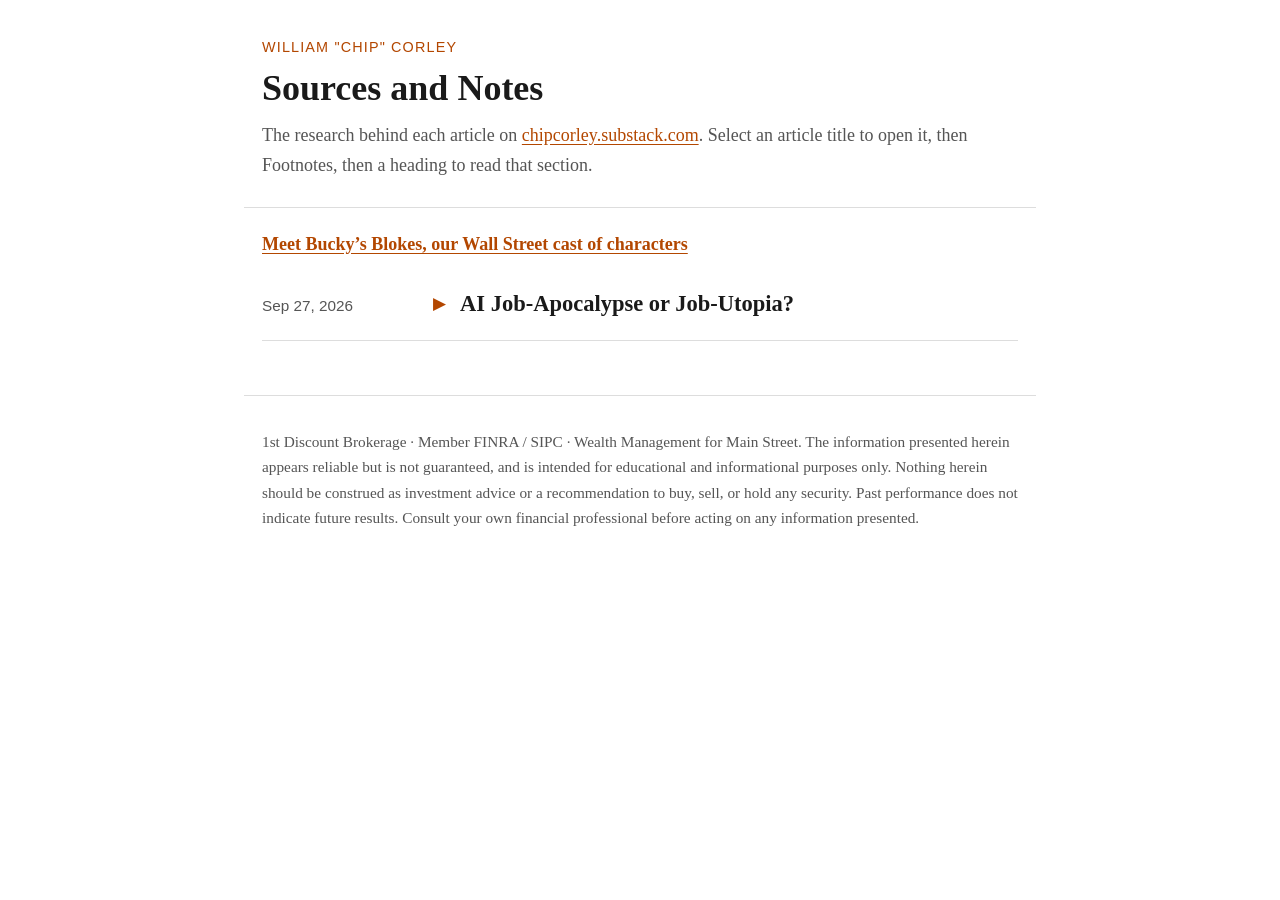
<file: index.html>
<!doctype html>
<html lang="en">
<head>
<meta charset="utf-8">
<meta name="viewport" content="width=device-width, initial-scale=1">
<title>Chip Corley on Substack: Sources and Notes</title>
<meta name="description" content="Sources, notes and data behind each article by William &quot;Chip&quot; Corley on Substack.">
<link rel="stylesheet" href="assets/site.css?v=10">
</head>
<body>
<a class="skip" href="#main">Skip to content</a>
<header>
  <p class="kicker">William "Chip" Corley</p>
  <h1>Sources and Notes</h1>
  <p class="lead">The research behind each article on <a href="https://chipcorley.substack.com">chipcorley.substack.com</a>. Select an article title to open it, then Footnotes, then a heading to read that section.</p>
</header>
<main id="main">
  <p class="cast-link"><a href="cast/">Meet Bucky’s Blokes, our Wall Street cast of characters</a></p>
  <h2 class="visually-hidden">Articles, newest first</h2>
  <div class="articles">

    <details class="article" id="ai-jobocalypse-or-jobtopia">
      <summary><span class="date">Sep 27, 2026</span> <span class="title">AI Job-Apocalypse or Job-Utopia?</span></summary>
      <div class="article-body">
      <details class="group" id="ai-jobocalypse-or-jobtopia-footnotes">
        <summary><h3>Footnotes</h3></summary>
        <div class="group-body">
        <details class="section" id="aj-harvard">
          <summary><h4>Harvard Business School</h4></summary>
          <div class="section-body">
  <p>The admit rate of about 11 percent is U.S. News, as reported by <a href="https://www.mbamission.com/blog/hbs-class-profile/">mbaMission</a>; Harvard does not publish it. The school's <a href="https://www.hbs.edu/mba/admissions/class-profile">Class of 2027 profile</a> lists 9,409 applications and 943 enrolled students.</p>
    <p>Among graduates seeking jobs, 5 percent had no offer three months after graduation in 2022 (<a href="https://poetsandquants.com/2022/11/03/harvard-2022-jobs-data-mba-median-salary-total-compensation-explode/">Poets&amp;Quants</a>), 15 percent in 2024 (<a href="https://www.thecrimson.com/article/2025/2/6/hbs-employment-rate-drop/">Harvard Crimson</a>) and 10 percent in 2025. Offer rates rebounded in 2025 and median base pay hit a record $185,000 (<a href="https://poetsandquants.com/2025/12/02/harvard-business-school-class-of-2025-jobs-report-offers-rebound-pay-soars/">Poets&amp;Quants</a>, <a href="https://www.fortune.com/2025/12/02/harvard-business-school-mba-graduate-outcomes-2025-record-salaries-shift-to-entrepreneurship-tech-jobs">Fortune</a>).</p>
    <p>The founder share by class, 8 percent in 2021 to 17 percent in 2025, is from the same employment reports.</p>
          </div>
        </details>
        <details class="section" id="aj-history">
          <summary><h4>We Have Been Here Before</h4></summary>
          <div class="section-body">
  <p>India's extreme poverty rate fell from 27.1 percent in 2011-12 to 5.3 percent in 2022-23, about 269 million people, at the $3.00 a day line (<a href="https://documents1.worldbank.org/curated/en/099722104222534584/pdf/IDU-25f34333-d3a3-44ae-8268-86830e3bc5a5.pdf">World Bank Poverty and Equity Brief</a>).</p>
  <p>Over the same years India rolled out the <a href="https://uidai.gov.in/">Aadhaar digital ID</a>, opened hundreds of millions of first bank accounts under <a href="https://pmjdy.gov.in/">Pradhan Mantri Jan Dhan Yojana</a> (from 2014), saw cheap mobile data arrive with <a href="https://en.wikipedia.org/wiki/Jio">Jio</a> in 2016, and launched <a href="https://www.npci.org.in/what-we-do/upi/product-overview">UPI instant payments</a> in 2016. The article says these happened as poverty fell, not that they alone caused it.</p>
    <p>In India, most of the decline was rural: rural extreme poverty fell from 18.4 percent to 2.8 percent over the same years (same World Bank brief). The $3.00 line is per person per day, in 2021 prices adjusted for purchasing power.</p>
  <p>Close to 800 million people in China left extreme poverty after 1978 (<a href="https://www.worldbank.org/en/news/press-release/2022/04/01/lifting-800-million-people-out-of-poverty-new-report-looks-at-lessons-from-china-s-experience">World Bank, Four Decades of Poverty Reduction in China, 2022</a>).</p>
  <p>China's extreme poor were overwhelmingly rural farm households. The World Bank report credits rising farm productivity, industrialization and urbanization (farm workers moving to factory and city jobs), and infrastructure, alongside policy reforms. <a href="https://en.wikipedia.org/wiki/Yuan_Longping">Hybrid rice</a>, developed in China in the 1970s, and wider use of chemical fertilizer raised harvests. The article says these tools helped, not that they alone did it.</p>
    <p>Farm work fell from 41 percent of the U.S. workforce in 1900 to 1.9 percent in 2000 (<a href="https://www.ers.usda.gov/media/8254/eib-3.pdf">USDA Economic Research Service, The 20th Century Transformation of U.S. Agriculture and Farm Policy</a>).</p>
    <p>Output per person, in 2011 dollars, from the <a href="https://ourworldindata.org/grapher/gdp-per-capita-maddison-project-database">Maddison Project Database 2023</a>: United States $8,038 in 1900, $10,695 in 1930, $45,886 in 2000 and $58,487 in 2022; Britain $3,397 in 1811 and $7,594 in 1900. Output per person is used here as the standard measure of living standards; it is not the same as wages.</p>
    <p>Keynes coined "technological unemployment" and predicted living standards four to eight times as high within a hundred years (a rise of 300 to 700 percent). America's output per person rose about 450 percent from 1930 to 2022, from $10,695 to $58,487 (5.47 times) in <a href="http://www.econ.yale.edu/smith/econ116a/keynes1.pdf">Economic Possibilities for Our Grandchildren, 1930</a>. The <a href="https://en.wikipedia.org/wiki/Luddite">Luddite</a> movement began in 1811.</p>
          </div>
        </details>
        <details class="section" id="aj-superintelligence">
          <summary><h4>Superintelligence, the word</h4></summary>
          <div class="section-body">
  <p>The <a href="https://www.oed.com/dictionary/superintelligence_n">Oxford English Dictionary</a> traces the word to 1822, in Richard Harrison Black's vocabulary book, a guide to word origins for students. There, superintelligence sits in a list beside animals and men: a higher mind above both, with no machine in sight. In 1965, <a href="https://en.wikipedia.org/wiki/I._J._Good">I. J. Good</a> described the ultraintelligent machine. In 1998, Nick Bostrom published <a href="https://nickbostrom.com/superintelligence">How Long Before Superintelligence?</a>, and in 2014 the book <a href="https://en.wikipedia.org/wiki/Superintelligence:_Paths,_Dangers,_Strategies">Superintelligence: Paths, Dangers, Strategies</a>. In 2024, Ilya Sutskever founded <a href="https://ssi.inc">Safe Superintelligence</a>.</p>
          </div>
        </details>
        <details class="section" id="aj-jasper">
          <summary><h4>Jasper and Boss Mode</h4></summary>
          <div class="section-body">
  <p><a href="https://www.jasper.ai">Jasper</a> is an AI writing assistant. It launched in January 2021 as Conversion.ai, became Jarvis in mid-2021, and took the name Jasper in January 2022 after a trademark warning from Marvel. That put it in paying customers' hands nearly two years before ChatGPT. It ran on OpenAI's GPT-3 large language model; Jasper built the app, OpenAI built the model. Rivals included Copy.ai, Writesonic and Rytr, all built on GPT-3. <a href="https://daveswift.com/jasper/">Boss Mode</a>, launched June 29, 2021, was its top plan, about $119 a month for unlimited words.</p>
          </div>
        </details>
        <details class="section" id="aj-second-derivative">
          <summary><h4>The Second Derivative</h4></summary>
          <div class="section-body">
  <p>Musk's post appeared on X on September 24, 2026, about SpaceX's AI effort, then three years old against six for Anthropic and ten for OpenAI. METR's <a href="https://metr.org/blog/2026-1-29-time-horizon-1-1/">Time Horizon 1.1</a>, published January 29, 2026, measures the length of software task a model can finish on its own at a 50 percent success rate. Across 2019 to 2025 that length doubled about every seven months. Since 2023 the doubling time is about 131 days, close to four months. By February 2026 the leading model's horizon was about 14.5 hours, most of a skilled engineer's working day. METR notes the confidence intervals are wide.</p>
    <p>The PhD baseline of 69.7 percent on GPQA Diamond is from <a href="https://epoch.ai/benchmarks/gpqa-diamond">Epoch AI</a>. Model scores: Gemini 3.1 Pro 94.3 percent, GPT-5.2 about 92.4 percent, Claude Opus 4.6 91.3 percent as of February 2026, and GPT-4 about 39 percent in November 2023, per an <a href="https://intuitionlabs.ai/articles/gpqa-diamond-ai-benchmark">industry compilation</a>. The analog clock finding, about 50 percent for models versus 90 percent for people, is from the <a href="https://hai.stanford.edu/ai-index/2026-ai-index-report">Stanford AI Index 2026</a>. Gemini Deep Think's gold-medal score at the 2025 International Math Olympiad is from <a href="https://deepmind.google/blog/advanced-version-of-gemini-with-deep-think-officially-achieves-gold-medal-standard-at-the-international-mathematical-olympiad/">Google DeepMind</a>.</p>
          </div>
        </details>
        <details class="section" id="aj-front-door">
          <summary><h4>The Front Door Closes</h4></summary>
          <div class="section-body">
  <p>August 2026 unemployment of 4.1 percent is from the <a href="https://www.bls.gov/news.release/empsit.nr0.htm">Bureau of Labor Statistics</a>. The no-broad-disruption finding is the <a href="https://budgetlab.yale.edu/research/evaluating-impact-ai-labor-market-current-state-affairs">Yale Budget Lab</a>. The 19 percent gap for 22- to 25-year-olds is <a href="https://digitaleconomy.stanford.edu/news/canariesaug26/">Brynjolfsson, Chandar and Chen, Stanford, August 2026 revision</a>. Big Tech new-graduate hiring down about 65 percent from 2019 is <a href="https://www.signalfire.com/blog/signalfire-state-of-talent-report-2026">SignalFire, June 2026</a>. Entry-level postings down 7.5 percent and senior postings up 14.7 percent in May 2026 is <a href="https://hiringlab.indeed.com/2026/07/23/the-labor-market-is-tilting-toward-seniority/">Indeed Hiring Lab</a>. Amodei's warning is from <a href="https://www.axios.com/2025/05/28/ai-jobs-white-collar-unemployment-anthropic">Axios, May 28, 2025</a>. Huang's response is from <a href="https://finance.yahoo.com/sectors/technology/articles/jensen-huang-calls-ai-doomers-121000218.html">May 2026</a>.</p>
          </div>
        </details>
        <details class="section" id="aj-start-something">
          <summary><h4>Start Something</h4></summary>
          <div class="section-body">
  <p>Computer science founders doubling since 2022 is <a href="https://www.signalfire.com/blog/signalfire-state-of-talent-report-2026">SignalFire</a>. Lovable's $400 million with 146 employees is <a href="https://techcrunch.com/2026/03/11/lovable-says-it-added-100m-in-revenue-last-month-alone-with-just-146-employees/">TechCrunch, March 11, 2026</a>. Instagram's 13 employees is <a href="https://www.cnbc.com/2019/09/24/facebook-bought-instagram-because-it-was-scared-of-twitter-and-google.html">CNBC</a>.</p>
    <p>Business applications are filings for an Employer Identification Number, counted monthly by the <a href="https://fred.stlouisfed.org/series/BABATOTALSAUS">Census Bureau's Business Formation Statistics</a>, seasonally adjusted. The 2019 average was 293,134 a month. The prior record was the pandemic spike of July 2020. The 2026 average through August is 524,182 a month, and August 2026 came in at 531,728. Annual totals: 3.50 million in 2019, 5.67 million in 2025. The genuine-surge finding is from <a href="https://econweb.umd.edu/~haltiwan/Decker_Haltiwanger_2024_update">Decker and Haltiwanger, September 2024</a>. Data retrieved September 25, 2026.</p>
    <p>The employer startup rate, 13.7 percent in 1978, 7.6 percent at the 2010 trough, 9.4 percent in 2022 and 9.1 percent in 2023, is computed from the <a href="https://www2.census.gov/programs-surveys/bds/tables/time-series/2023/bds2023_fa.csv">Census Bureau's Business Dynamics Statistics</a>. France's 43 percent and India's 37 percent are from the <a href="https://data-explorer.oecd.org/vis?lc=en&amp;df%5Bds%5D=dsDisseminateFinalDMZ&amp;df%5Bid%5D=DSD_TIE@DF_TIE&amp;df%5Bag%5D=OECD.SDD.TPS">OECD Timely Indicators of Entrepreneurship</a> and India's Ministry of Corporate Affairs as reported by <a href="https://razorpay.com/rize/blogs/the-next-generation-of-indian-companies-fy-25-26-incorporation-report">Razorpay Rize</a>. Britain's 10 percent fall in incorporations in the year to March 2025 is <a href="https://www.gov.uk/government/statistics/companies-register-activities-statistical-release-april-2024-to-march-2025/companies-register-activities-april-2024-to-march-2025">Companies House</a>.</p>
          </div>
        </details>

        </div>
      </details>
      </div>
    </details>

  </div>
</main>
<footer>
  <p>1st Discount Brokerage · Member FINRA / SIPC · Wealth Management for Main Street. The information presented herein appears reliable but is not guaranteed, and is intended for educational and informational purposes only. Nothing herein should be construed as investment advice or a recommendation to buy, sell, or hold any security. Past performance does not indicate future results. Consult your own financial professional before acting on any information presented.</p>
</footer>
<script>
(function () {
  function openFromHash() {
    var id = decodeURIComponent(location.hash.slice(1));
    if (!id) return;
    var el = document.getElementById(id);
    if (!el) return;
    // Open only the ancestors of the target; an article itself stays collapsed under its title.
    for (var n = el.parentElement; n; n = n.parentElement) { if (n.tagName === 'DETAILS') n.open = true; }
    var s = el.querySelector('summary');
    if (s) { s.focus(); }
    el.scrollIntoView({ block: 'start' });
  }
  window.addEventListener('hashchange', openFromHash);
  openFromHash();
})();
</script>
</body>
</html>
</file>
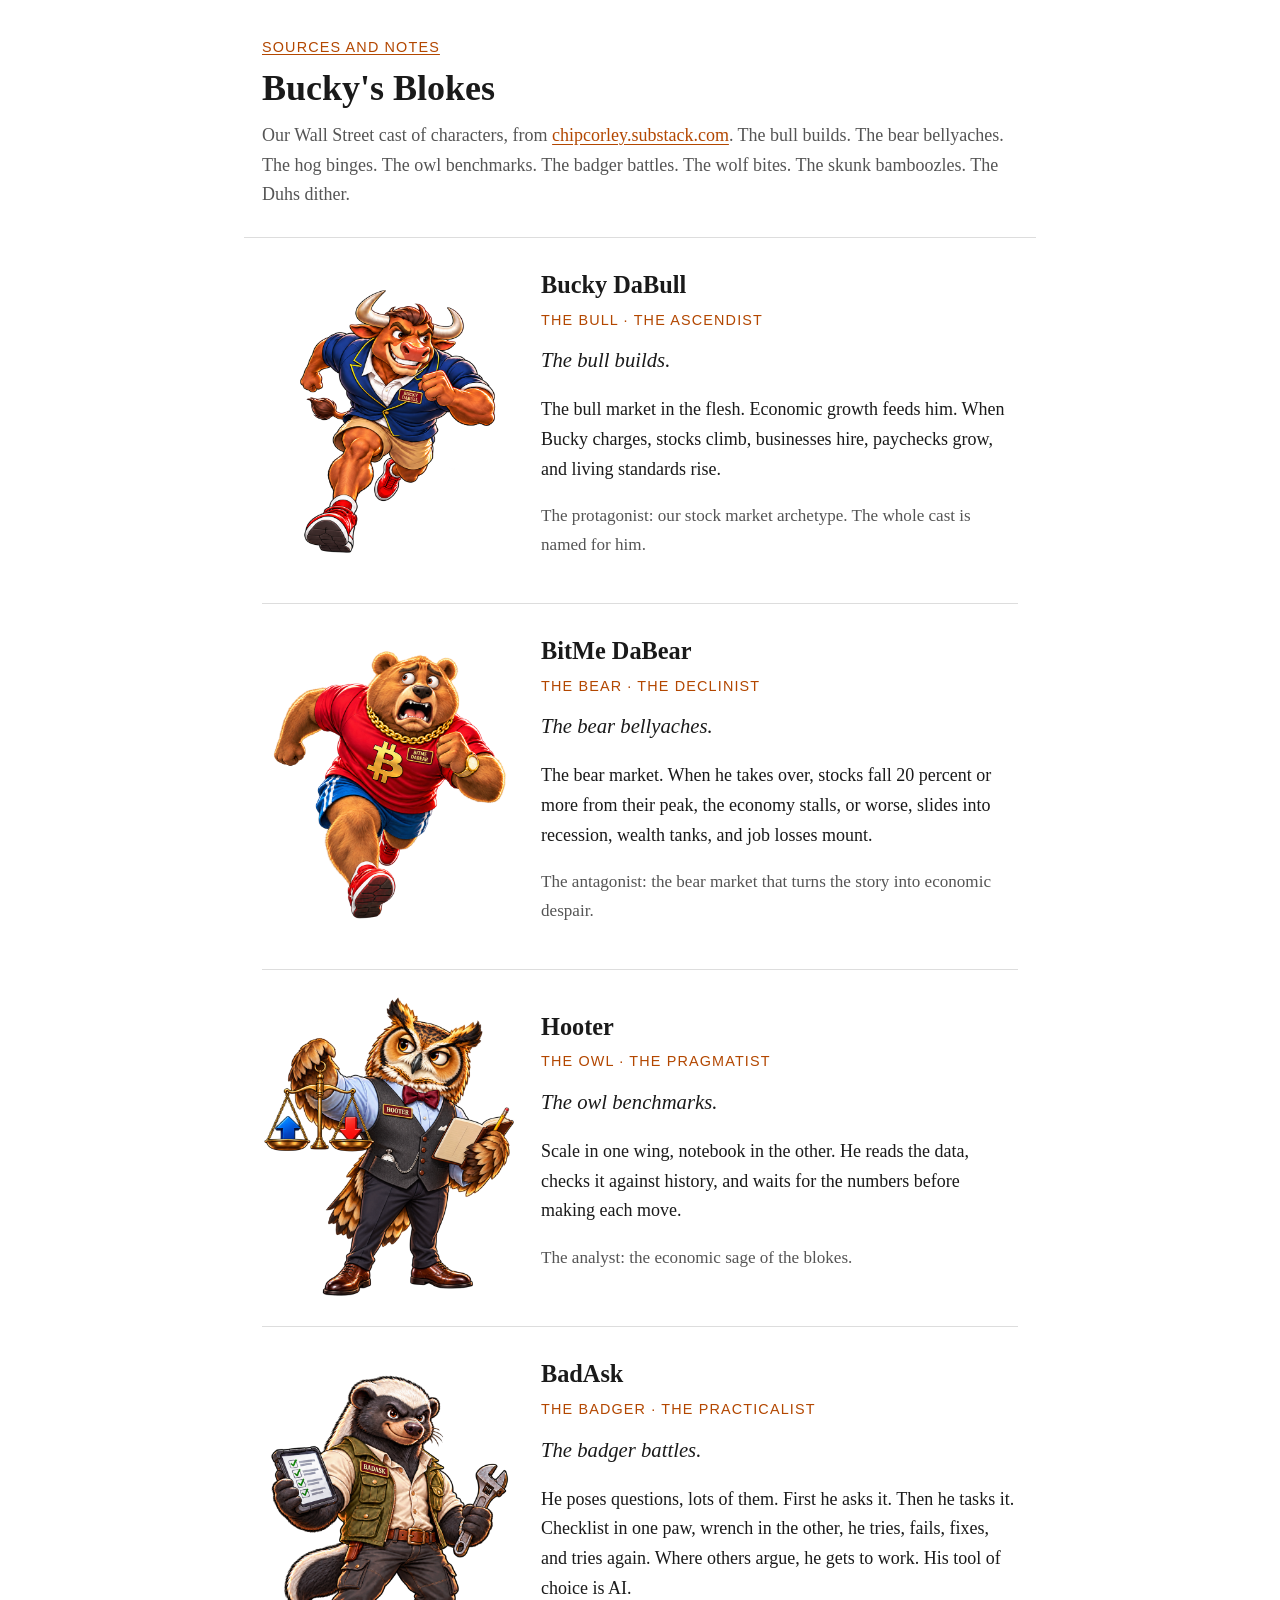
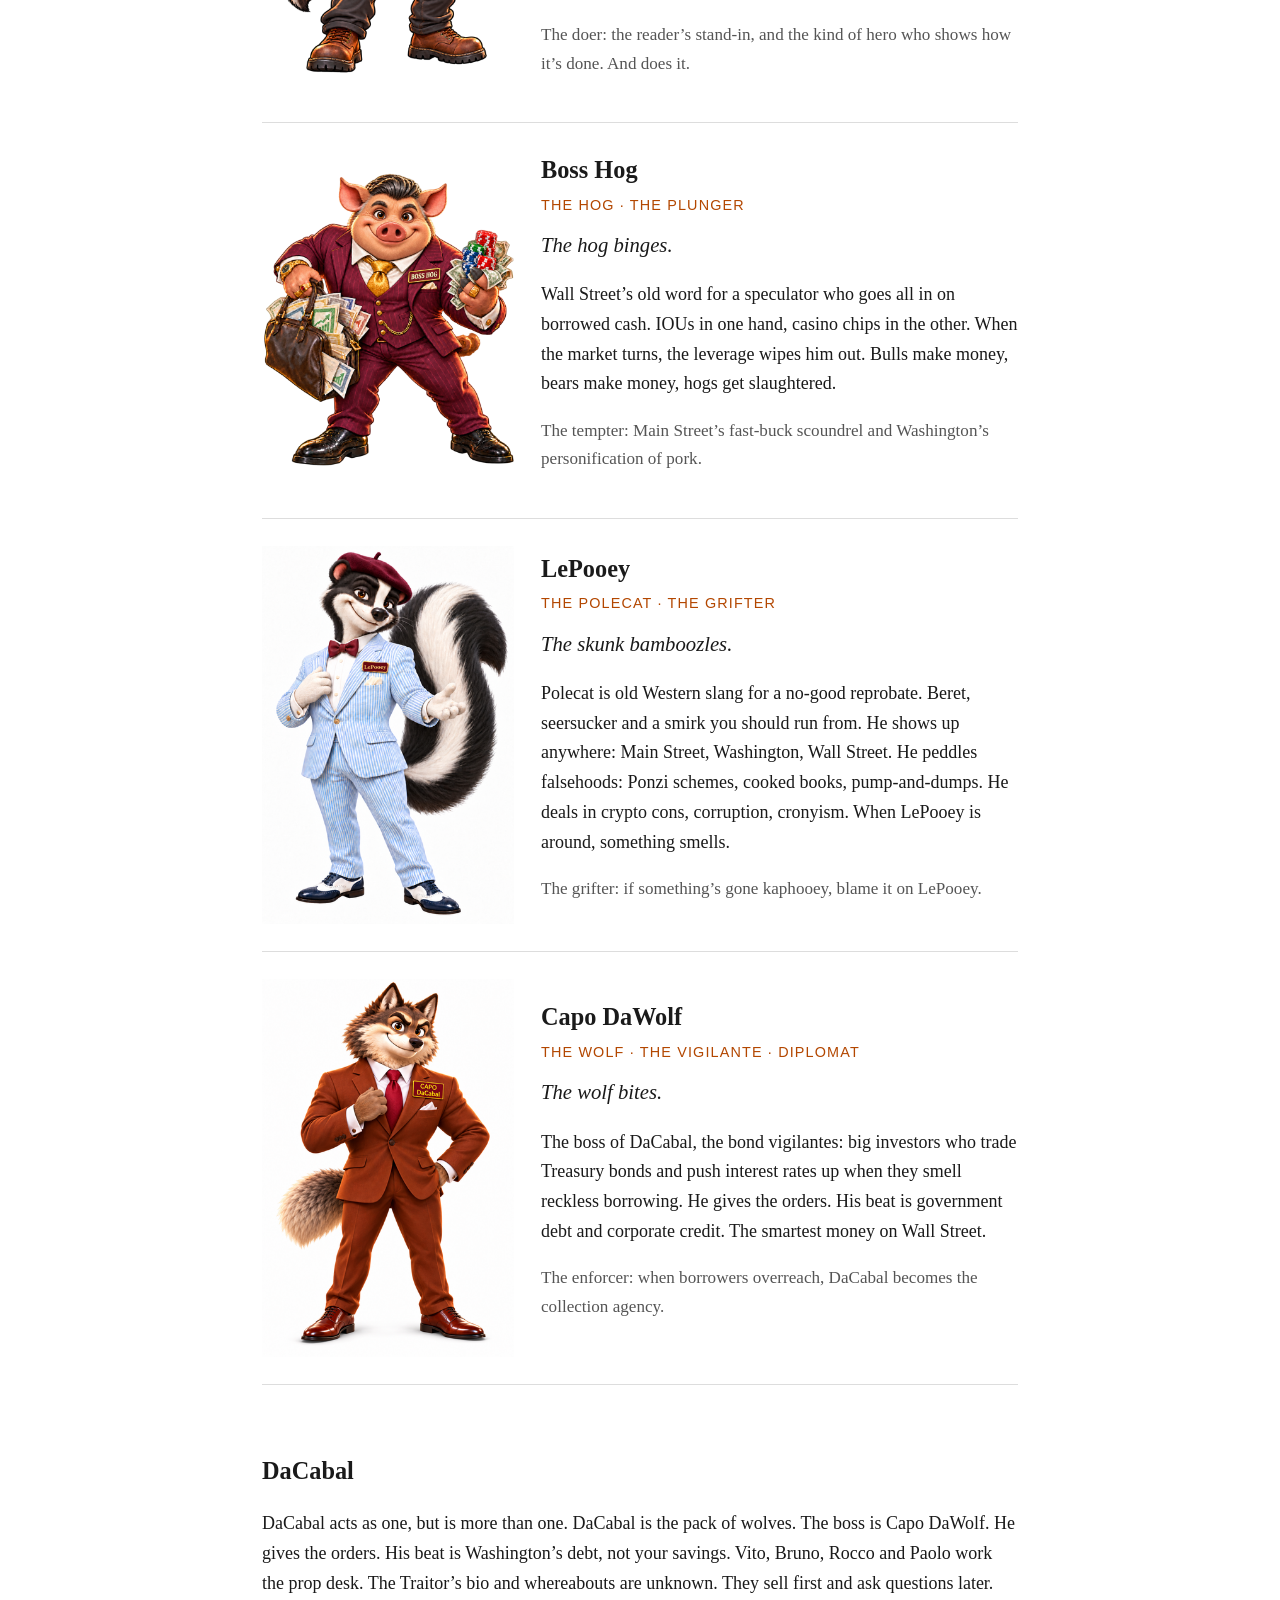
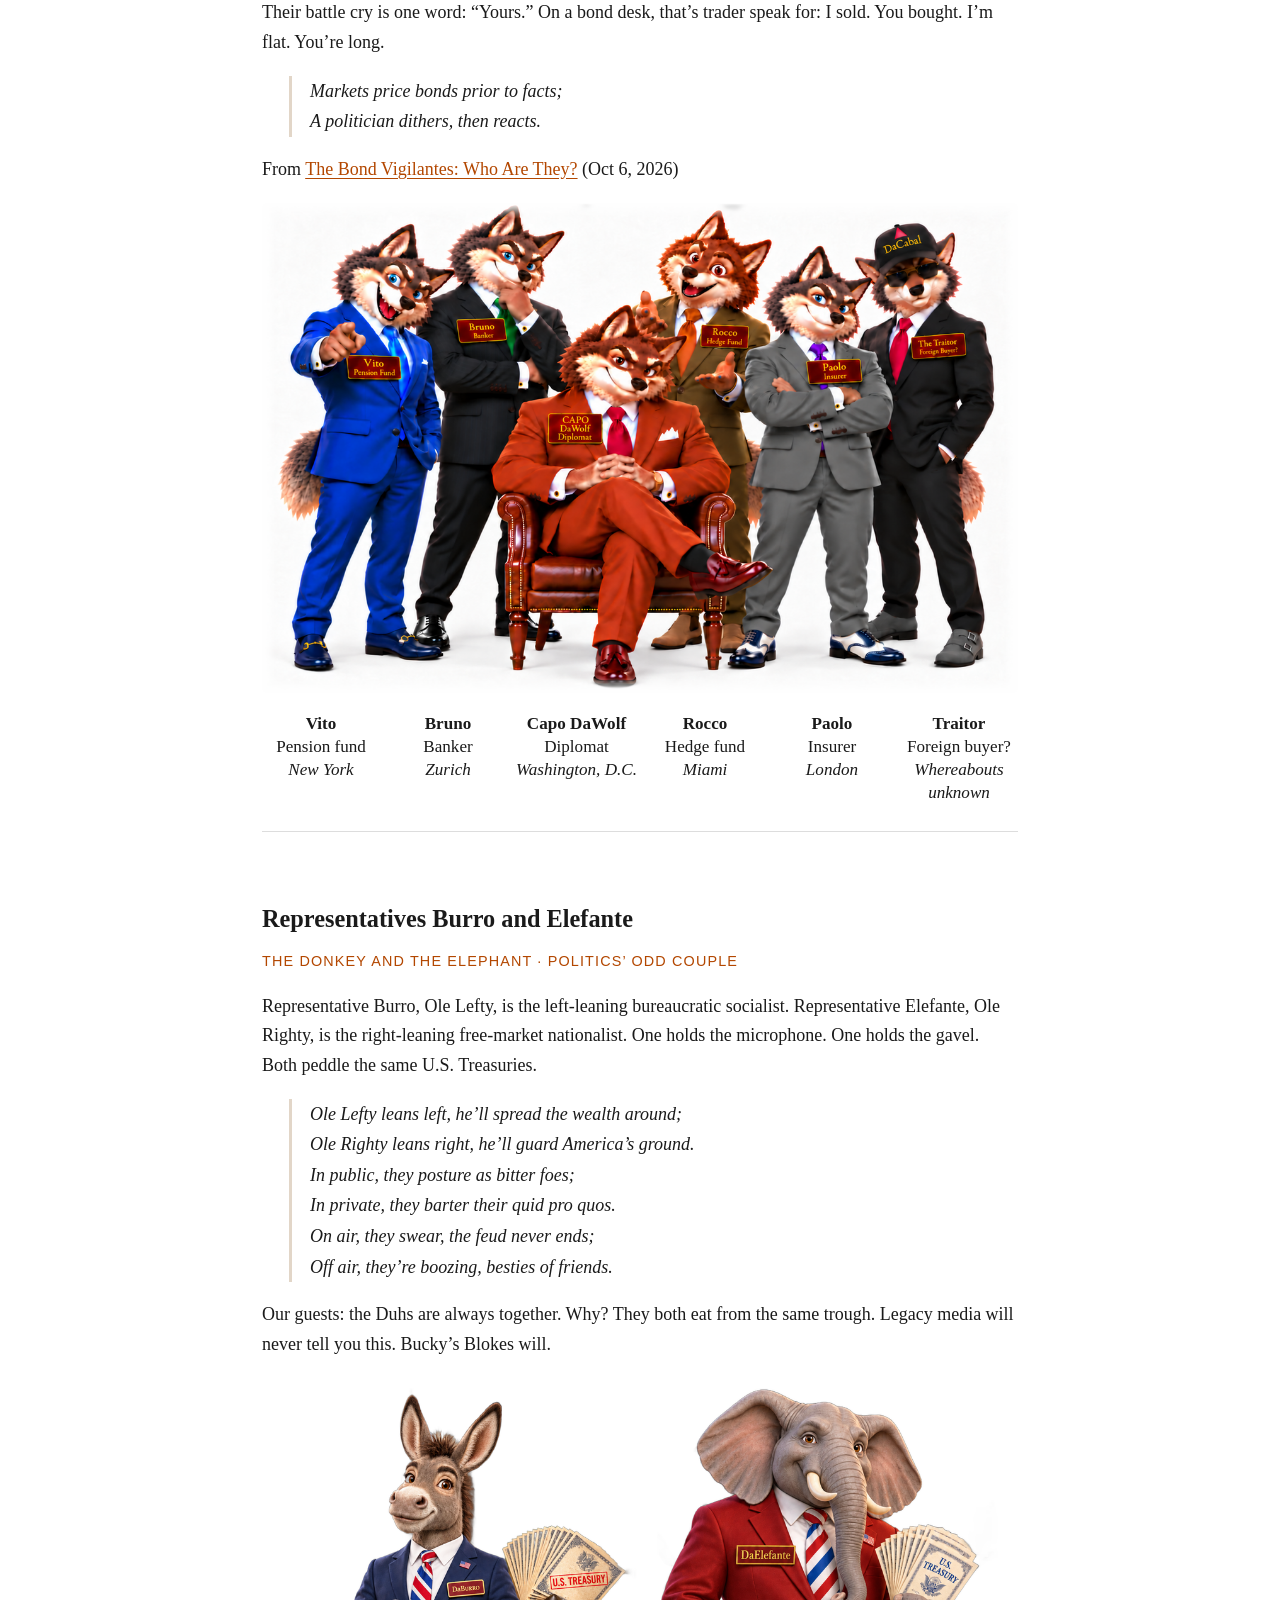
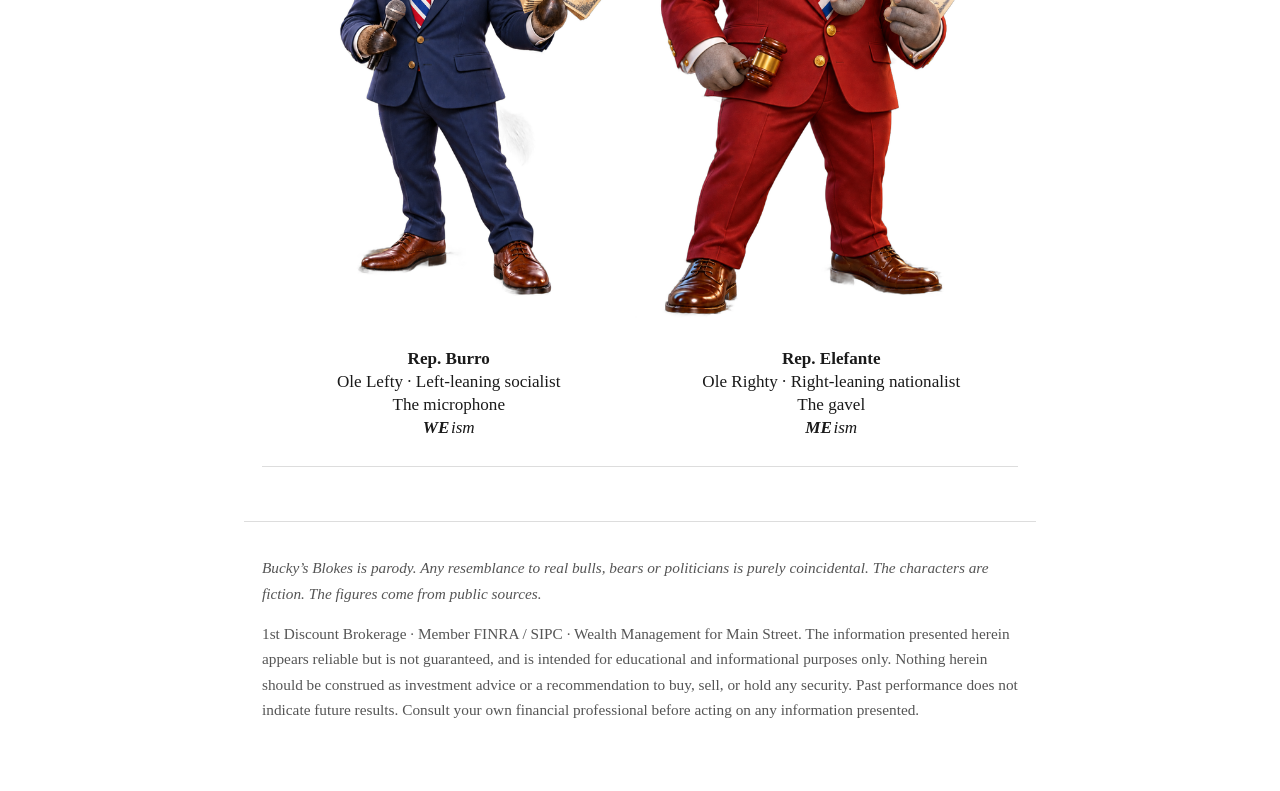
<file: cast/index.html>
<!doctype html>
<html lang="en">
<head>
<meta charset="utf-8">
<meta name="viewport" content="width=device-width, initial-scale=1">
<title>Bucky's Blokes: The Cast</title>
<meta name="description" content="Meet Bucky's Blokes, the Wall Street cast of characters in William &quot;Chip&quot; Corley's Substack.">
<link rel="stylesheet" href="../assets/site.css?v=14">
</head>
<body>
<a class="skip" href="#main">Skip to content</a>
<header>
  <p class="kicker"><a href="../">Sources and Notes</a></p>
  <h1>Bucky's Blokes</h1>
  <p class="lead">Our Wall Street cast of characters, from <a href="https://chipcorley.substack.com">chipcorley.substack.com</a>. The bull builds. The bear bellyaches. The hog binges. The owl benchmarks. The badger battles. The wolf bites. The skunk bamboozles. The Duhs dither.</p>
</header>
<main id="main">
    <article class="bloke" id="bucky-dabull">
      <img src="../assets/cast/bucky-dabull.png?v=2" alt="A muscular bull in a navy blazer, khaki shorts and red sneakers, sprinting with a grin, wearing a BUCKY DABULL name tag." width="400" height="480">
      <div class="bloke-text">
        <h2>Bucky DaBull</h2>
        <p class="kicker">The Bull · The ascendist</p>
        <p class="verb">The bull builds.</p>
        <p>The bull market in the flesh. Economic growth feeds him. When Bucky charges, stocks climb, businesses hire, paychecks grow, and living standards rise.</p>
        <p class="role">The protagonist: our stock market archetype. The whole cast is named for him.</p>
      </div>
    </article>
    <article class="bloke" id="bitme-dabear">
      <img src="../assets/cast/bitme-dabear.png?v=2" alt="A wide-eyed bear in a red Bitcoin T-shirt, blue shorts, gold chain and red sneakers, running in alarm, wearing a BITME DABEAR name tag." width="400" height="480">
      <div class="bloke-text">
        <h2>BitMe DaBear</h2>
        <p class="kicker">The Bear · The declinist</p>
        <p class="verb">The bear bellyaches.</p>
        <p>The bear market. When he takes over, stocks fall 20 percent or more from their peak, the economy stalls, or worse, slides into recession, wealth tanks, and job losses mount.</p>
        <p class="role">The antagonist: the bear market that turns the story into economic despair.</p>
      </div>
    </article>
    <article class="bloke" id="hooter">
      <img src="../assets/cast/hooter.png?v=2" alt="An owl in a bow tie and vest holding a balance scale with an up arrow and a down arrow, and a notebook and pencil, wearing a HOOTER name tag." width="400" height="480">
      <div class="bloke-text">
        <h2>Hooter</h2>
        <p class="kicker">The Owl · The pragmatist</p>
        <p class="verb">The owl benchmarks.</p>
        <p>Scale in one wing, notebook in the other. He reads the data, checks it against history, and waits for the numbers before making each move.</p>
        <p class="role">The analyst: the economic sage of the blokes.</p>
      </div>
    </article>
    <article class="bloke" id="badask">
      <img src="../assets/cast/badask.png?v=2" alt="A badger in a work vest, cargo pants and boots, holding a checklist tablet and a wrench, wearing a BADASK name tag." width="400" height="480">
      <div class="bloke-text">
        <h2>BadAsk</h2>
        <p class="kicker">The Badger · The practicalist</p>
        <p class="verb">The badger battles.</p>
        <p>He poses questions, lots of them. First he asks it. Then he tasks it. Checklist in one paw, wrench in the other, he tries, fails, fixes, and tries again. Where others argue, he gets to work. His tool of choice is AI.</p>
        <p class="role">The doer: the reader’s stand-in, and the kind of hero who shows how it’s done. And does it.</p>
      </div>
    </article>
    <article class="bloke" id="boss-hog">
      <img src="../assets/cast/boss-hog.png?v=2" alt="A hog in a maroon pinstripe suit and gold tie, carrying a bag stuffed with stock certificates and a fistful of casino chips and cash, wearing a BOSS HOG name tag." width="400" height="480">
      <div class="bloke-text">
        <h2>Boss Hog</h2>
        <p class="kicker">The Hog · The plunger</p>
        <p class="verb">The hog binges.</p>
        <p>Wall Street’s old word for a speculator who goes all in on borrowed cash. IOUs in one hand, casino chips in the other. When the market turns, the leverage wipes him out. Bulls make money, bears make money, hogs get slaughtered.</p>
        <p class="role">The tempter: Main Street’s fast-buck scoundrel and Washington’s personification of pork.</p>
      </div>
    </article>
    <article class="bloke" id="lephewy">
      <img src="../assets/cast/lephewy.png?v=3" alt="A smiling skunk in a red beret, a light blue seersucker suit and a red bow tie, one paw on his lapel and the other held out, wearing a LePooey name tag." width="400" height="600">
      <div class="bloke-text">
        <h2>LePooey</h2>
        <p class="kicker">The Polecat · The grifter</p>
        <p class="verb">The skunk bamboozles.</p>
        <p>Polecat is old Western slang for a no-good reprobate. Beret, seersucker and a smirk you should run from. He shows up anywhere: Main Street, Washington, Wall Street. He peddles falsehoods: Ponzi schemes, cooked books, pump-and-dumps. He deals in crypto cons, corruption, cronyism. When LePooey is around, something smells.</p>
        <p class="role">The grifter: if something’s gone kaphooey, blame it on LePooey.</p>
      </div>
    </article>
    <article class="bloke" id="capo-dawolf">
      <img src="../assets/cast/capo-dawolf.png?v=2" alt="A red-brown wolf in a rust-colored suit and red tie, one paw on his lapel and one on his hip, wearing a CAPO DaCabal name tag." width="400" height="600">
      <div class="bloke-text">
        <h2>Capo DaWolf</h2>
        <p class="kicker">The Wolf · The vigilante · Diplomat</p>
        <p class="verb">The wolf bites.</p>
        <p>The boss of DaCabal, the bond vigilantes: big investors who trade Treasury bonds and push interest rates up when they smell reckless borrowing. He gives the orders. His beat is government debt and corporate credit. The smartest money on Wall Street.</p>
        <p class="role">The enforcer: when borrowers overreach, DaCabal becomes the collection agency.</p>
      </div>
    </article>
    <section class="cabal" id="da-cabal" aria-labelledby="da-cabal-h">
      <h2 id="da-cabal-h">DaCabal</h2>
      <p>DaCabal acts as one, but is more than one. DaCabal is the pack of wolves. The boss is Capo DaWolf. He gives the orders. His beat is Washington’s debt, not your savings. Vito, Bruno, Rocco and Paolo work the prop desk. The Traitor’s bio and whereabouts are unknown. They sell first and ask questions later. Their battle cry is one word: “Yours.” On a bond desk, that’s trader speak for: I sold. You bought. I’m flat. You’re long.</p>
      <p class="verse"><em>Markets price bonds prior to facts;<br>
      A politician dithers, then reacts.</em></p>
      <p class="role">From <a href="https://chipcorley.substack.com/p/the-bond-vigilantes-who-are-they">The Bond Vigilantes: Who Are They?</a> (Oct 6, 2026)</p>
      <img class="crew" src="../assets/cast/dacabal-crew.png?v=8" alt="Six suited wolves on white. Capo DaWolf, Diplomat, in a rust suit and oxblood tassel loafers, sits in a leather chair. Around him: Vito, Pension Fund, in royal blue with navy horsebit loafers; Bruno, Banker, in black pinstripe with black oxfords; Rocco, Hedge Fund, in olive with tan suede Chelsea boots; Paolo, Insurer, in gray with navy-and-white spectator shoes; and a wolf in a DaCabal cap and sunglasses whose name tag reads The Traitor, Foreign Buyer?, in black with gray monk-strap shoes." width="1200" height="779">
      <ul class="crew-grid">
        <li><b>Vito</b>Pension fund<br><i>New York</i></li>
        <li><b>Bruno</b>Banker<br><i>Zurich</i></li>
        <li><b>Capo DaWolf</b>Diplomat<br><i>Washington,&nbsp;D.C.</i></li>
        <li><b>Rocco</b>Hedge fund<br><i>Miami</i></li>
        <li><b>Paolo</b>Insurer<br><i>London</i></li>
        <li><b>Traitor</b>Foreign buyer?<br><i style="white-space:normal">Whereabouts unknown</i></li>
      </ul>
    </section>
    <section class="cabal" id="duhburro-duhelefante" aria-labelledby="duh-h">
      <h2 id="duh-h">Representatives Burro and Elefante</h2>
      <p class="kicker">The Donkey and the Elephant · Politics’ odd couple</p>
      <p>Representative Burro, Ole Lefty, is the left-leaning bureaucratic socialist. Representative Elefante, Ole Righty, is the right-leaning free-market nationalist. One holds the microphone. One holds the gavel. Both peddle the same U.S.&nbsp;Treasuries.</p>
      <p class="verse"><em>Ole Lefty leans left, he’ll spread the wealth around;<br>
      Ole Righty leans right, he’ll guard America’s ground.<br>
      In public, they posture as bitter foes;<br>
      In private, they barter their quid pro quos.<br>
      On air, they swear, the feud never ends;<br>
      Off air, they’re boozing, besties of friends.</em></p>
      <p class="role">Our guests: the Duhs are always together. Why? They both eat from the same trough. Legacy media will never tell you this. Bucky’s Blokes will.</p>
      <img class="crew" src="../assets/cast/duh-pair.png?v=1" alt="A donkey in a navy suit holding a microphone and an elephant in a red suit holding a gavel, standing side by side on white, each fanning a stack of U.S. Treasury notes." width="1200" height="874">
      <ul class="crew-grid duo">
        <li><b>Rep. Burro</b>Ole Lefty · Left-leaning socialist<br>The microphone<br><i><strong>WE</strong>ism</i></li>
        <li><b>Rep. Elefante</b>Ole Righty · Right-leaning nationalist<br>The gavel<br><i><strong>ME</strong>ism</i></li>
      </ul>
    </section>
</main>
<footer>
  <p><em>Bucky’s Blokes is parody. Any resemblance to real bulls, bears or politicians is purely coincidental. The characters are fiction. The figures come from public sources.</em></p>
  <p>1st Discount Brokerage · Member FINRA / SIPC · Wealth Management for Main Street. The information presented herein appears reliable but is not guaranteed, and is intended for educational and informational purposes only. Nothing herein should be construed as investment advice or a recommendation to buy, sell, or hold any security. Past performance does not indicate future results. Consult your own financial professional before acting on any information presented.</p>
</footer>
</body>
</html>
</file>
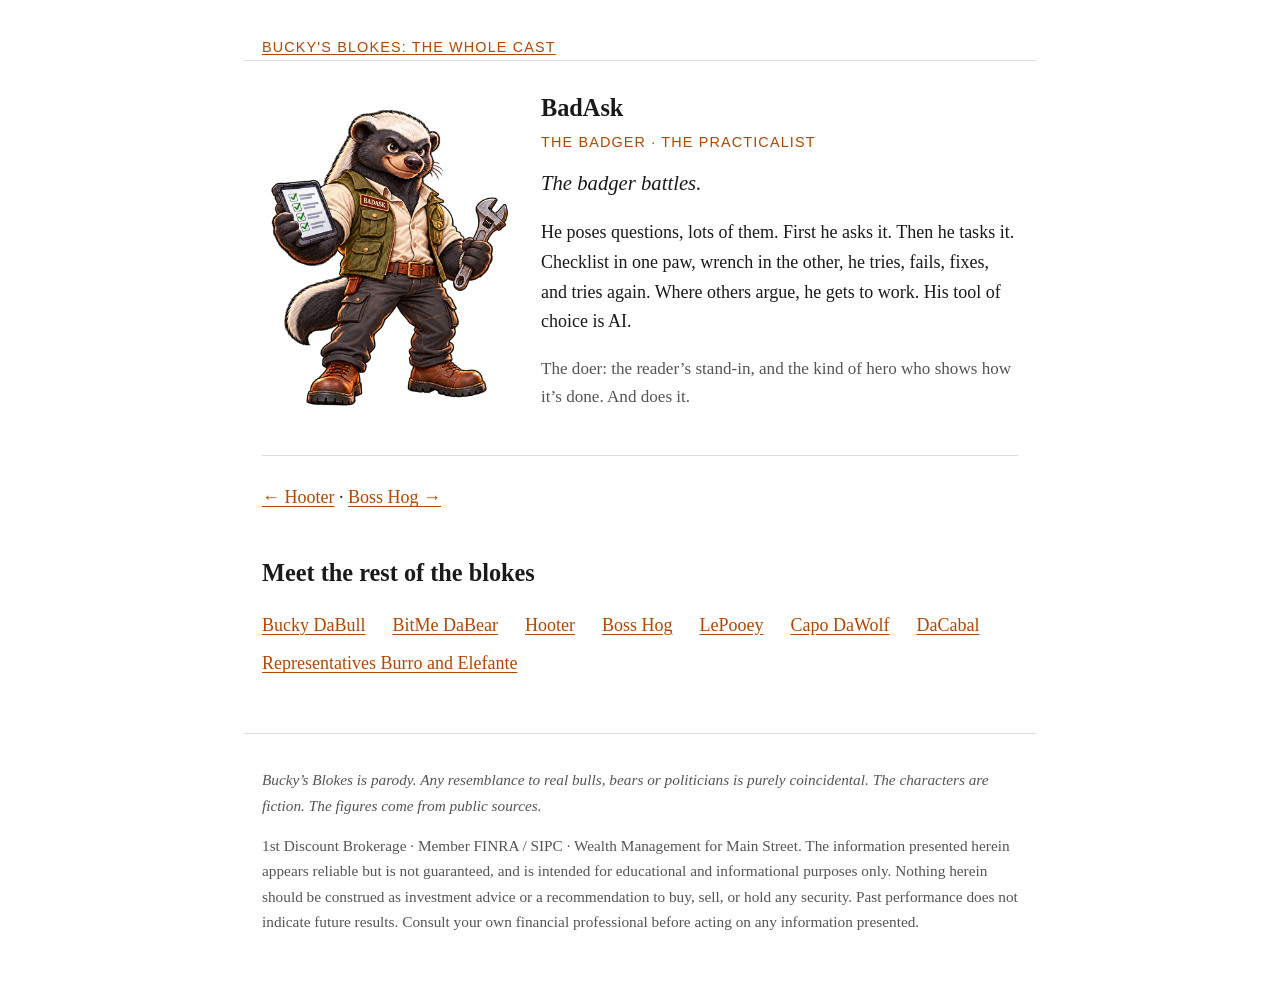
<file: cast/badask/index.html>
<!doctype html>
<html lang="en">
<head>
<meta charset="utf-8">
<meta name="viewport" content="width=device-width, initial-scale=1">
<title>BadAsk: Bucky's Blokes</title>
<meta name="description" content="Meet BadAsk, one of Bucky's Blokes, the Wall Street cast of characters in William &quot;Chip&quot; Corley's Substack.">
<link rel="stylesheet" href="../../assets/site.css?v=14">
</head>
<body>
<a class="skip" href="#main">Skip to content</a>
<header>
  <p class="kicker"><a href="../">Bucky's Blokes: the whole cast</a></p>
</header>
<main id="main">
    <article class="bloke" id="badask">
      <img src="../../assets/cast/badask.png?v=2" alt="A badger in a work vest, cargo pants and boots, holding a checklist tablet and a wrench, wearing a BADASK name tag." width="400" height="480">
      <div class="bloke-text">
        <h2>BadAsk</h2>
        <p class="kicker">The Badger · The practicalist</p>
        <p class="verb">The badger battles.</p>
        <p>He poses questions, lots of them. First he asks it. Then he tasks it. Checklist in one paw, wrench in the other, he tries, fails, fixes, and tries again. Where others argue, he gets to work. His tool of choice is AI.</p>
        <p class="role">The doer: the reader’s stand-in, and the kind of hero who shows how it’s done. And does it.</p>
      </div>
    </article>
  <nav class="cast-nav" aria-label="More of the cast">
    <p><a href="../hooter/">&larr; Hooter</a> · <a href="../boss-hog/">Boss Hog &rarr;</a></p>
    <h2>Meet the rest of the blokes</h2>
    <ul>
    <li><a href="../bucky-dabull/">Bucky DaBull</a></li>
    <li><a href="../bitme-dabear/">BitMe DaBear</a></li>
    <li><a href="../hooter/">Hooter</a></li>
    <li><a href="../boss-hog/">Boss Hog</a></li>
    <li><a href="../lephewy/">LePooey</a></li>
    <li><a href="../capo-dawolf/">Capo DaWolf</a></li>
    <li><a href="../da-cabal/">DaCabal</a></li>
    <li><a href="../duhburro-duhelefante/">Representatives Burro and Elefante</a></li>
    </ul>
  </nav>
</main>
<footer>
  <p><em>Bucky’s Blokes is parody. Any resemblance to real bulls, bears or politicians is purely coincidental. The characters are fiction. The figures come from public sources.</em></p>
  <p>1st Discount Brokerage · Member FINRA / SIPC · Wealth Management for Main Street. The information presented herein appears reliable but is not guaranteed, and is intended for educational and informational purposes only. Nothing herein should be construed as investment advice or a recommendation to buy, sell, or hold any security. Past performance does not indicate future results. Consult your own financial professional before acting on any information presented.</p>
</footer>
</body>
</html>
</file>
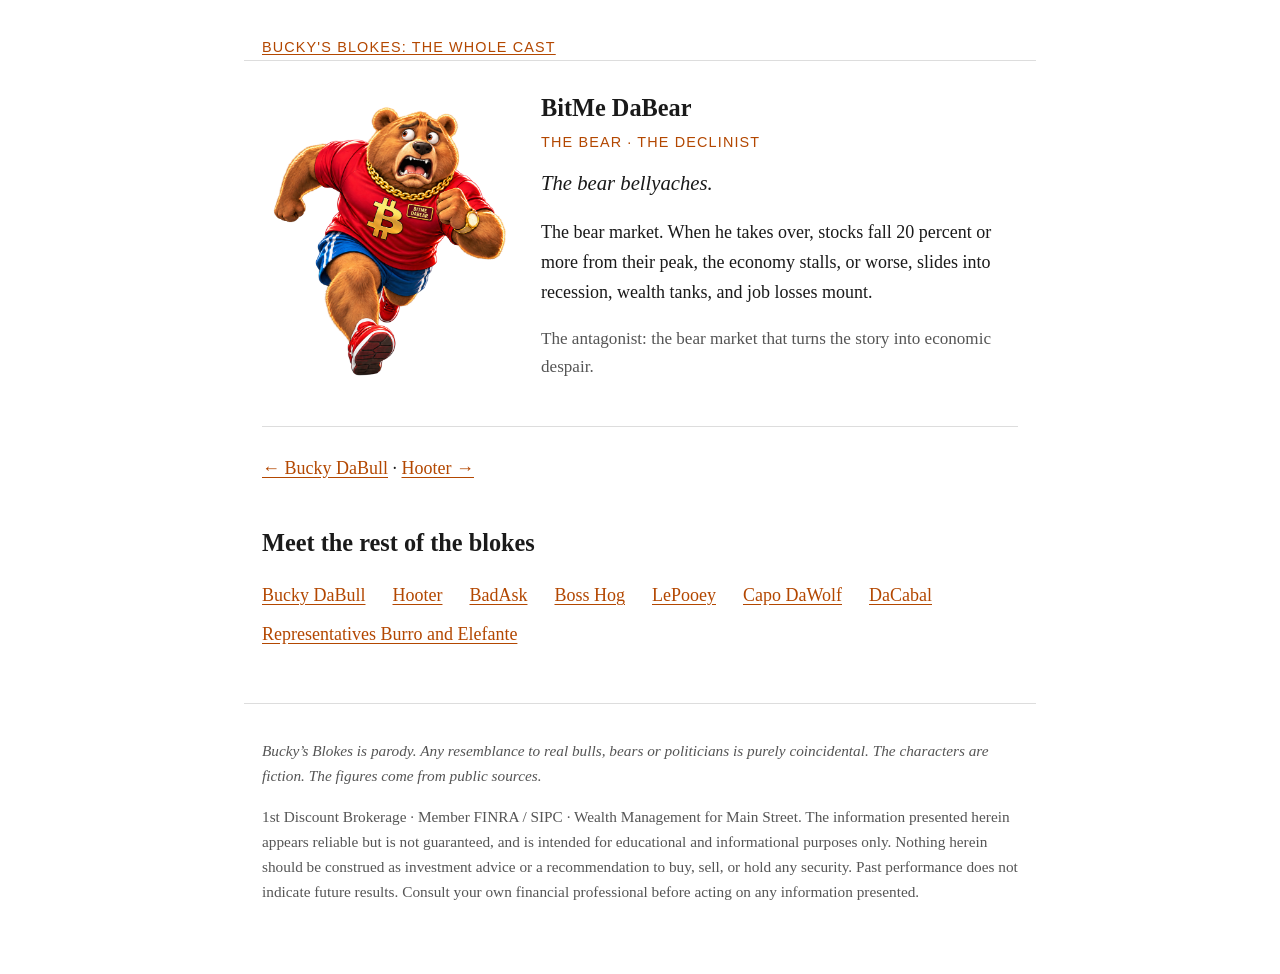
<file: cast/bitme-dabear/index.html>
<!doctype html>
<html lang="en">
<head>
<meta charset="utf-8">
<meta name="viewport" content="width=device-width, initial-scale=1">
<title>BitMe DaBear: Bucky's Blokes</title>
<meta name="description" content="Meet BitMe DaBear, one of Bucky's Blokes, the Wall Street cast of characters in William &quot;Chip&quot; Corley's Substack.">
<link rel="stylesheet" href="../../assets/site.css?v=14">
</head>
<body>
<a class="skip" href="#main">Skip to content</a>
<header>
  <p class="kicker"><a href="../">Bucky's Blokes: the whole cast</a></p>
</header>
<main id="main">
    <article class="bloke" id="bitme-dabear">
      <img src="../../assets/cast/bitme-dabear.png?v=2" alt="A wide-eyed bear in a red Bitcoin T-shirt, blue shorts, gold chain and red sneakers, running in alarm, wearing a BITME DABEAR name tag." width="400" height="480">
      <div class="bloke-text">
        <h2>BitMe DaBear</h2>
        <p class="kicker">The Bear · The declinist</p>
        <p class="verb">The bear bellyaches.</p>
        <p>The bear market. When he takes over, stocks fall 20 percent or more from their peak, the economy stalls, or worse, slides into recession, wealth tanks, and job losses mount.</p>
        <p class="role">The antagonist: the bear market that turns the story into economic despair.</p>
      </div>
    </article>
  <nav class="cast-nav" aria-label="More of the cast">
    <p><a href="../bucky-dabull/">&larr; Bucky DaBull</a> · <a href="../hooter/">Hooter &rarr;</a></p>
    <h2>Meet the rest of the blokes</h2>
    <ul>
    <li><a href="../bucky-dabull/">Bucky DaBull</a></li>
    <li><a href="../hooter/">Hooter</a></li>
    <li><a href="../badask/">BadAsk</a></li>
    <li><a href="../boss-hog/">Boss Hog</a></li>
    <li><a href="../lephewy/">LePooey</a></li>
    <li><a href="../capo-dawolf/">Capo DaWolf</a></li>
    <li><a href="../da-cabal/">DaCabal</a></li>
    <li><a href="../duhburro-duhelefante/">Representatives Burro and Elefante</a></li>
    </ul>
  </nav>
</main>
<footer>
  <p><em>Bucky’s Blokes is parody. Any resemblance to real bulls, bears or politicians is purely coincidental. The characters are fiction. The figures come from public sources.</em></p>
  <p>1st Discount Brokerage · Member FINRA / SIPC · Wealth Management for Main Street. The information presented herein appears reliable but is not guaranteed, and is intended for educational and informational purposes only. Nothing herein should be construed as investment advice or a recommendation to buy, sell, or hold any security. Past performance does not indicate future results. Consult your own financial professional before acting on any information presented.</p>
</footer>
</body>
</html>
</file>
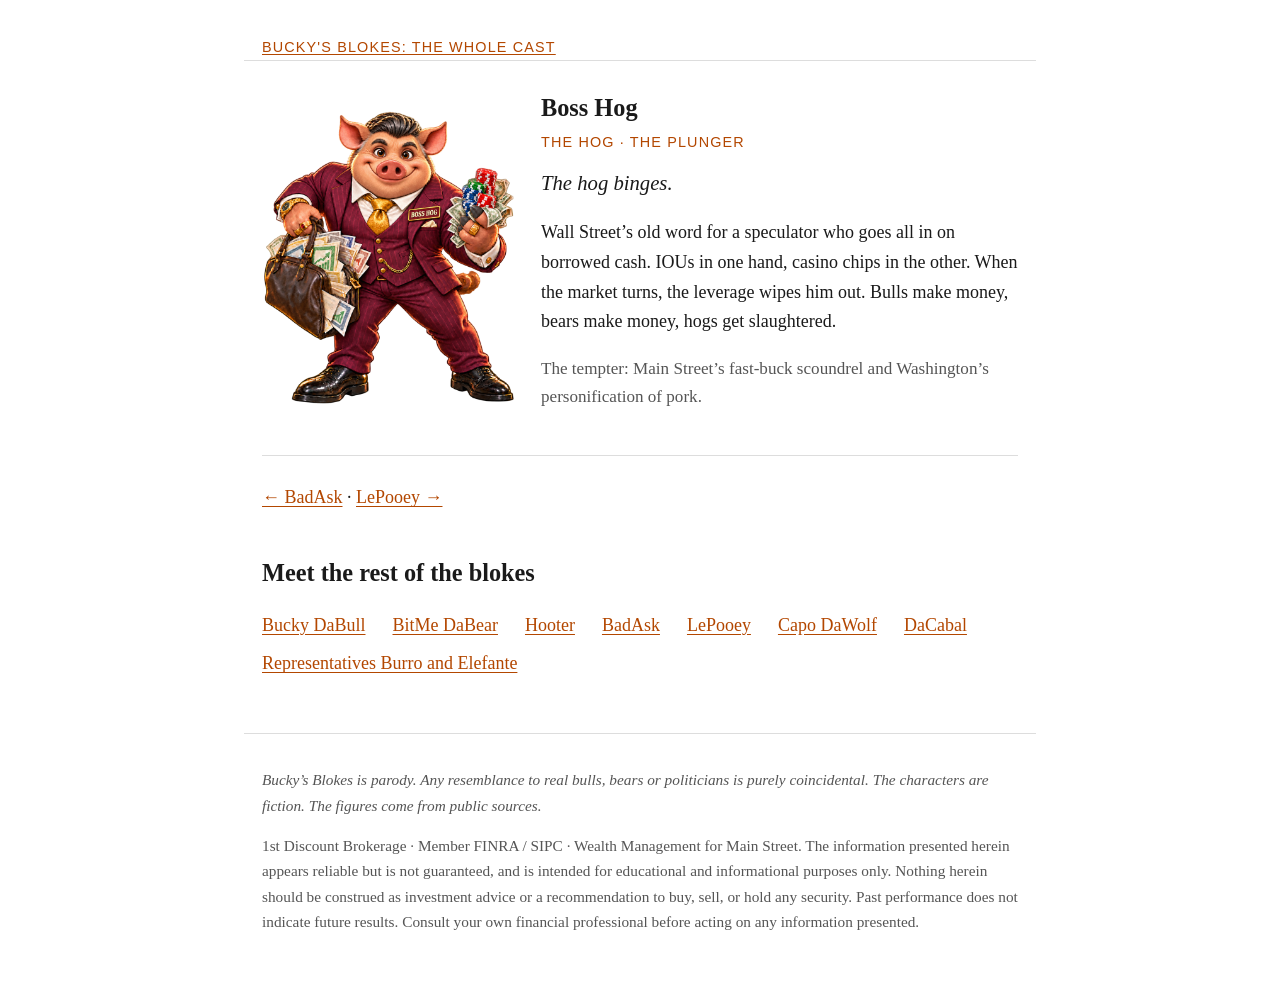
<file: cast/boss-hog/index.html>
<!doctype html>
<html lang="en">
<head>
<meta charset="utf-8">
<meta name="viewport" content="width=device-width, initial-scale=1">
<title>Boss Hog: Bucky's Blokes</title>
<meta name="description" content="Meet Boss Hog, one of Bucky's Blokes, the Wall Street cast of characters in William &quot;Chip&quot; Corley's Substack.">
<link rel="stylesheet" href="../../assets/site.css?v=14">
</head>
<body>
<a class="skip" href="#main">Skip to content</a>
<header>
  <p class="kicker"><a href="../">Bucky's Blokes: the whole cast</a></p>
</header>
<main id="main">
    <article class="bloke" id="boss-hog">
      <img src="../../assets/cast/boss-hog.png?v=2" alt="A hog in a maroon pinstripe suit and gold tie, carrying a bag stuffed with stock certificates and a fistful of casino chips and cash, wearing a BOSS HOG name tag." width="400" height="480">
      <div class="bloke-text">
        <h2>Boss Hog</h2>
        <p class="kicker">The Hog · The plunger</p>
        <p class="verb">The hog binges.</p>
        <p>Wall Street’s old word for a speculator who goes all in on borrowed cash. IOUs in one hand, casino chips in the other. When the market turns, the leverage wipes him out. Bulls make money, bears make money, hogs get slaughtered.</p>
        <p class="role">The tempter: Main Street’s fast-buck scoundrel and Washington’s personification of pork.</p>
      </div>
    </article>
  <nav class="cast-nav" aria-label="More of the cast">
    <p><a href="../badask/">&larr; BadAsk</a> · <a href="../lephewy/">LePooey &rarr;</a></p>
    <h2>Meet the rest of the blokes</h2>
    <ul>
    <li><a href="../bucky-dabull/">Bucky DaBull</a></li>
    <li><a href="../bitme-dabear/">BitMe DaBear</a></li>
    <li><a href="../hooter/">Hooter</a></li>
    <li><a href="../badask/">BadAsk</a></li>
    <li><a href="../lephewy/">LePooey</a></li>
    <li><a href="../capo-dawolf/">Capo DaWolf</a></li>
    <li><a href="../da-cabal/">DaCabal</a></li>
    <li><a href="../duhburro-duhelefante/">Representatives Burro and Elefante</a></li>
    </ul>
  </nav>
</main>
<footer>
  <p><em>Bucky’s Blokes is parody. Any resemblance to real bulls, bears or politicians is purely coincidental. The characters are fiction. The figures come from public sources.</em></p>
  <p>1st Discount Brokerage · Member FINRA / SIPC · Wealth Management for Main Street. The information presented herein appears reliable but is not guaranteed, and is intended for educational and informational purposes only. Nothing herein should be construed as investment advice or a recommendation to buy, sell, or hold any security. Past performance does not indicate future results. Consult your own financial professional before acting on any information presented.</p>
</footer>
</body>
</html>
</file>
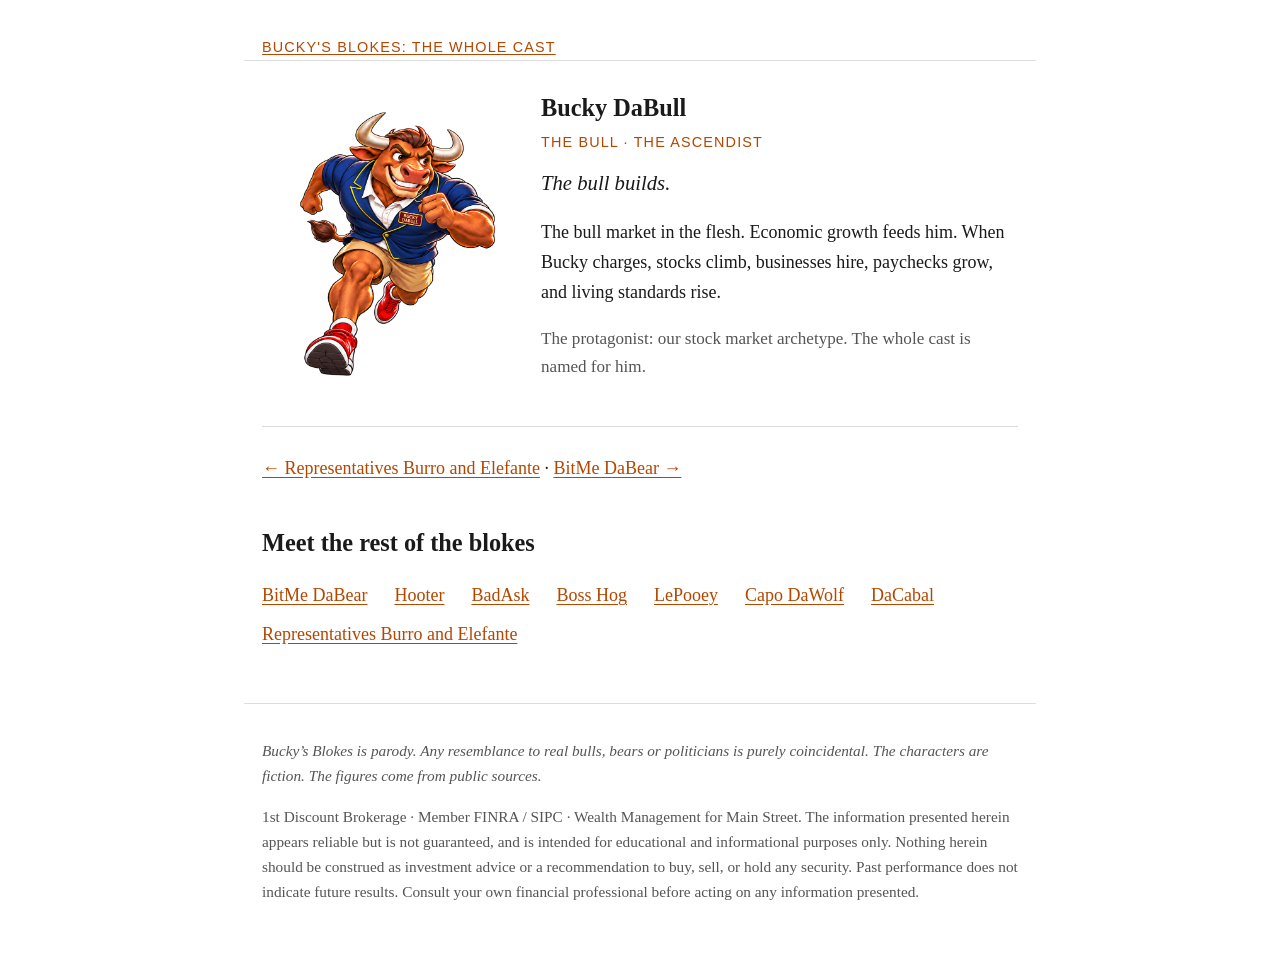
<file: cast/bucky-dabull/index.html>
<!doctype html>
<html lang="en">
<head>
<meta charset="utf-8">
<meta name="viewport" content="width=device-width, initial-scale=1">
<title>Bucky DaBull: Bucky's Blokes</title>
<meta name="description" content="Meet Bucky DaBull, one of Bucky's Blokes, the Wall Street cast of characters in William &quot;Chip&quot; Corley's Substack.">
<link rel="stylesheet" href="../../assets/site.css?v=14">
</head>
<body>
<a class="skip" href="#main">Skip to content</a>
<header>
  <p class="kicker"><a href="../">Bucky's Blokes: the whole cast</a></p>
</header>
<main id="main">
    <article class="bloke" id="bucky-dabull">
      <img src="../../assets/cast/bucky-dabull.png?v=2" alt="A muscular bull in a navy blazer, khaki shorts and red sneakers, sprinting with a grin, wearing a BUCKY DABULL name tag." width="400" height="480">
      <div class="bloke-text">
        <h2>Bucky DaBull</h2>
        <p class="kicker">The Bull · The ascendist</p>
        <p class="verb">The bull builds.</p>
        <p>The bull market in the flesh. Economic growth feeds him. When Bucky charges, stocks climb, businesses hire, paychecks grow, and living standards rise.</p>
        <p class="role">The protagonist: our stock market archetype. The whole cast is named for him.</p>
      </div>
    </article>
  <nav class="cast-nav" aria-label="More of the cast">
    <p><a href="../duhburro-duhelefante/">&larr; Representatives Burro and Elefante</a> · <a href="../bitme-dabear/">BitMe DaBear &rarr;</a></p>
    <h2>Meet the rest of the blokes</h2>
    <ul>
    <li><a href="../bitme-dabear/">BitMe DaBear</a></li>
    <li><a href="../hooter/">Hooter</a></li>
    <li><a href="../badask/">BadAsk</a></li>
    <li><a href="../boss-hog/">Boss Hog</a></li>
    <li><a href="../lephewy/">LePooey</a></li>
    <li><a href="../capo-dawolf/">Capo DaWolf</a></li>
    <li><a href="../da-cabal/">DaCabal</a></li>
    <li><a href="../duhburro-duhelefante/">Representatives Burro and Elefante</a></li>
    </ul>
  </nav>
</main>
<footer>
  <p><em>Bucky’s Blokes is parody. Any resemblance to real bulls, bears or politicians is purely coincidental. The characters are fiction. The figures come from public sources.</em></p>
  <p>1st Discount Brokerage · Member FINRA / SIPC · Wealth Management for Main Street. The information presented herein appears reliable but is not guaranteed, and is intended for educational and informational purposes only. Nothing herein should be construed as investment advice or a recommendation to buy, sell, or hold any security. Past performance does not indicate future results. Consult your own financial professional before acting on any information presented.</p>
</footer>
</body>
</html>
</file>
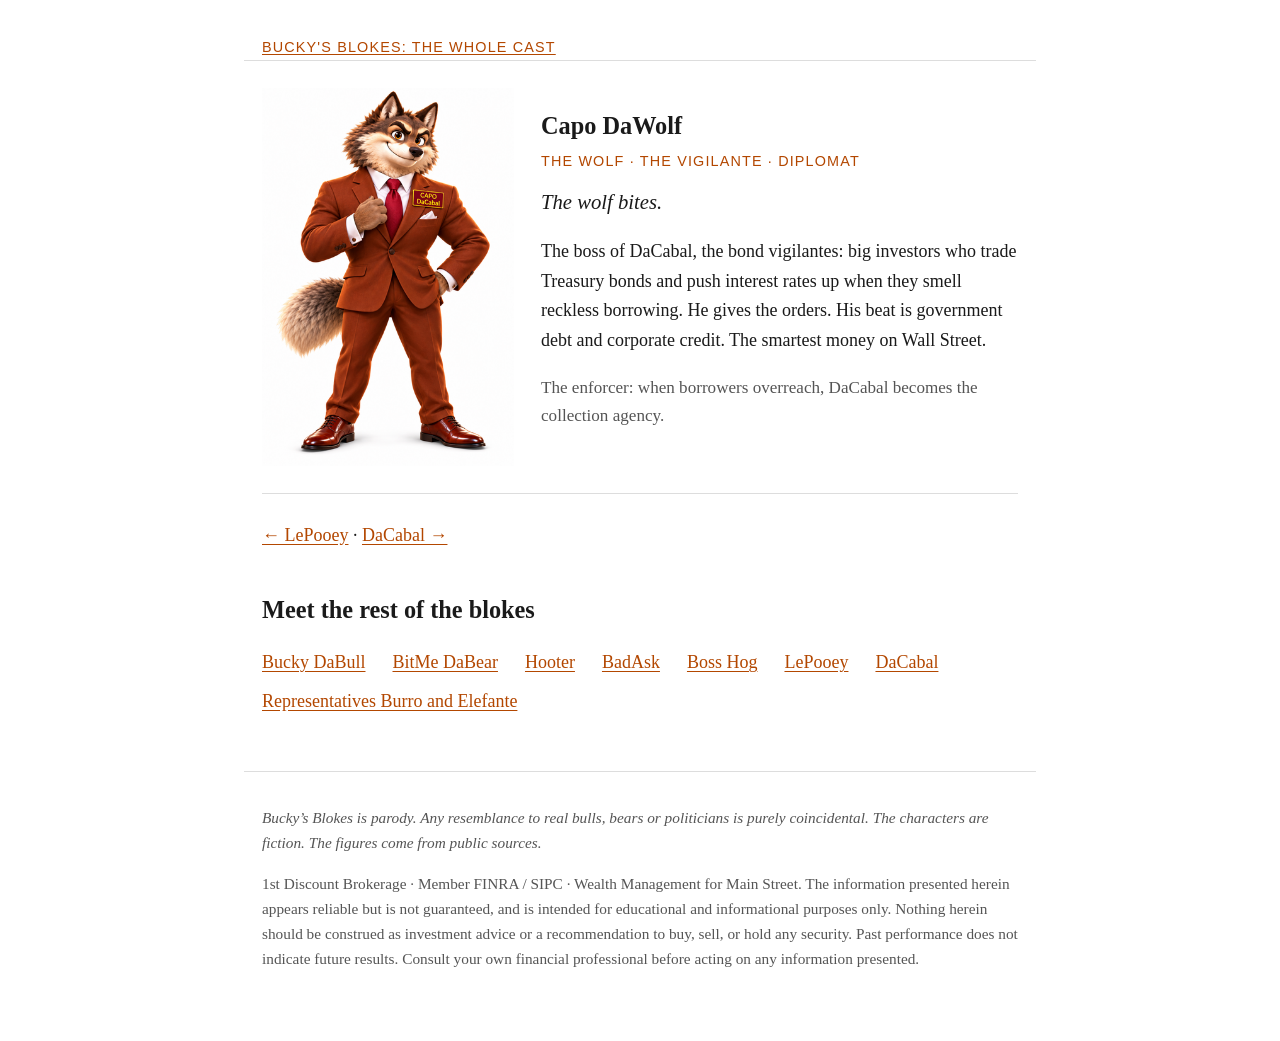
<file: cast/capo-dawolf/index.html>
<!doctype html>
<html lang="en">
<head>
<meta charset="utf-8">
<meta name="viewport" content="width=device-width, initial-scale=1">
<title>Capo DaWolf: Bucky's Blokes</title>
<meta name="description" content="Meet Capo DaWolf, one of Bucky's Blokes, the Wall Street cast of characters in William &quot;Chip&quot; Corley's Substack.">
<link rel="stylesheet" href="../../assets/site.css?v=14">
</head>
<body>
<a class="skip" href="#main">Skip to content</a>
<header>
  <p class="kicker"><a href="../">Bucky's Blokes: the whole cast</a></p>
</header>
<main id="main">
    <article class="bloke" id="capo-dawolf">
      <img src="../../assets/cast/capo-dawolf.png?v=2" alt="A red-brown wolf in a rust-colored suit and red tie, one paw on his lapel and one on his hip, wearing a CAPO DaCabal name tag." width="400" height="600">
      <div class="bloke-text">
        <h2>Capo DaWolf</h2>
        <p class="kicker">The Wolf · The vigilante · Diplomat</p>
        <p class="verb">The wolf bites.</p>
        <p>The boss of DaCabal, the bond vigilantes: big investors who trade Treasury bonds and push interest rates up when they smell reckless borrowing. He gives the orders. His beat is government debt and corporate credit. The smartest money on Wall Street.</p>
        <p class="role">The enforcer: when borrowers overreach, DaCabal becomes the collection agency.</p>
      </div>
    </article>
  <nav class="cast-nav" aria-label="More of the cast">
    <p><a href="../lephewy/">&larr; LePooey</a> · <a href="../da-cabal/">DaCabal &rarr;</a></p>
    <h2>Meet the rest of the blokes</h2>
    <ul>
    <li><a href="../bucky-dabull/">Bucky DaBull</a></li>
    <li><a href="../bitme-dabear/">BitMe DaBear</a></li>
    <li><a href="../hooter/">Hooter</a></li>
    <li><a href="../badask/">BadAsk</a></li>
    <li><a href="../boss-hog/">Boss Hog</a></li>
    <li><a href="../lephewy/">LePooey</a></li>
    <li><a href="../da-cabal/">DaCabal</a></li>
    <li><a href="../duhburro-duhelefante/">Representatives Burro and Elefante</a></li>
    </ul>
  </nav>
</main>
<footer>
  <p><em>Bucky’s Blokes is parody. Any resemblance to real bulls, bears or politicians is purely coincidental. The characters are fiction. The figures come from public sources.</em></p>
  <p>1st Discount Brokerage · Member FINRA / SIPC · Wealth Management for Main Street. The information presented herein appears reliable but is not guaranteed, and is intended for educational and informational purposes only. Nothing herein should be construed as investment advice or a recommendation to buy, sell, or hold any security. Past performance does not indicate future results. Consult your own financial professional before acting on any information presented.</p>
</footer>
</body>
</html>
</file>
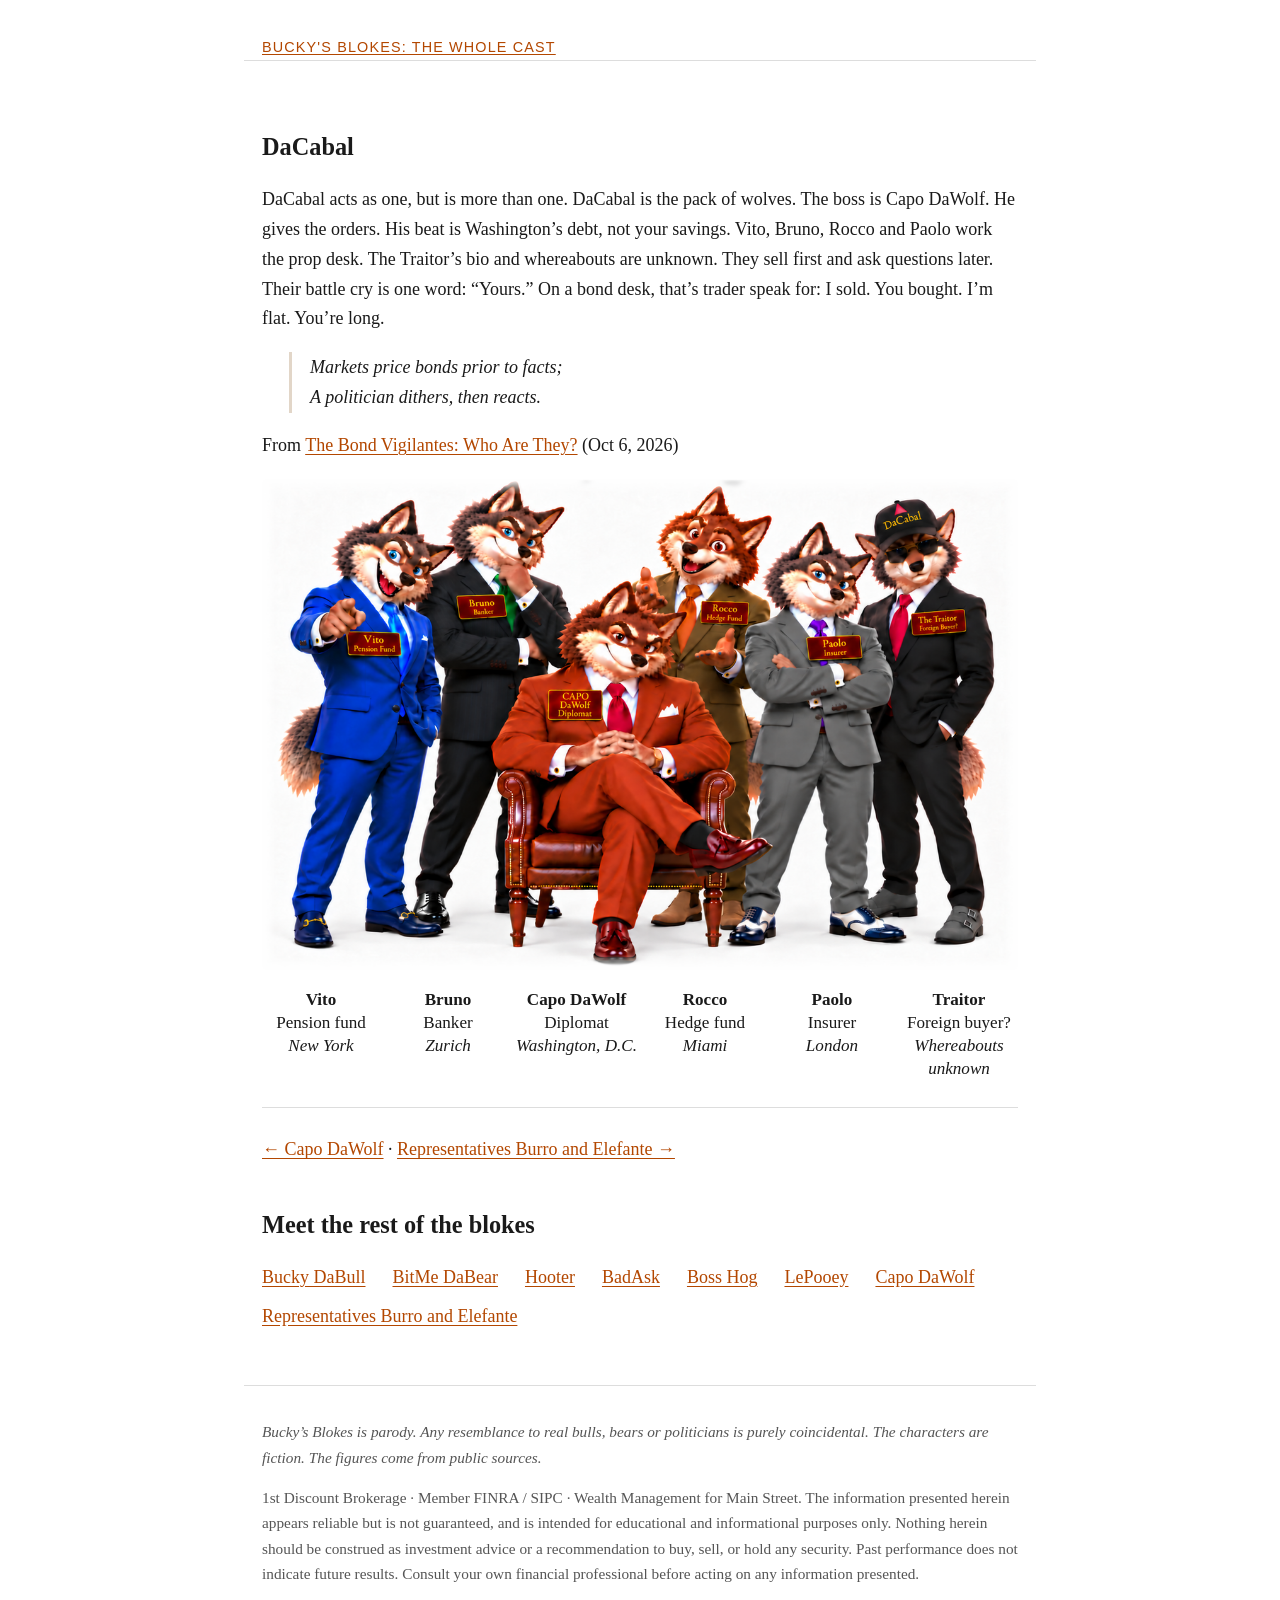
<file: cast/da-cabal/index.html>
<!doctype html>
<html lang="en">
<head>
<meta charset="utf-8">
<meta name="viewport" content="width=device-width, initial-scale=1">
<title>DaCabal: Bucky's Blokes</title>
<meta name="description" content="Meet DaCabal, one of Bucky's Blokes, the Wall Street cast of characters in William &quot;Chip&quot; Corley's Substack.">
<link rel="stylesheet" href="../../assets/site.css?v=14">
</head>
<body>
<a class="skip" href="#main">Skip to content</a>
<header>
  <p class="kicker"><a href="../">Bucky's Blokes: the whole cast</a></p>
</header>
<main id="main">
    <section class="cabal" id="da-cabal" aria-labelledby="da-cabal-h">
      <h2 id="da-cabal-h">DaCabal</h2>
      <p>DaCabal acts as one, but is more than one. DaCabal is the pack of wolves. The boss is Capo DaWolf. He gives the orders. His beat is Washington’s debt, not your savings. Vito, Bruno, Rocco and Paolo work the prop desk. The Traitor’s bio and whereabouts are unknown. They sell first and ask questions later. Their battle cry is one word: “Yours.” On a bond desk, that’s trader speak for: I sold. You bought. I’m flat. You’re long.</p>
      <p class="verse"><em>Markets price bonds prior to facts;<br>
      A politician dithers, then reacts.</em></p>
      <p class="role">From <a href="https://chipcorley.substack.com/p/the-bond-vigilantes-who-are-they">The Bond Vigilantes: Who Are They?</a> (Oct 6, 2026)</p>
      <img class="crew" src="../../assets/cast/dacabal-crew.png?v=8" alt="Six suited wolves on white. Capo DaWolf, Diplomat, in a rust suit and oxblood tassel loafers, sits in a leather chair. Around him: Vito, Pension Fund, in royal blue with navy horsebit loafers; Bruno, Banker, in black pinstripe with black oxfords; Rocco, Hedge Fund, in olive with tan suede Chelsea boots; Paolo, Insurer, in gray with navy-and-white spectator shoes; and a wolf in a DaCabal cap and sunglasses whose name tag reads The Traitor, Foreign Buyer?, in black with gray monk-strap shoes." width="1200" height="779">
      <ul class="crew-grid">
        <li><b>Vito</b>Pension fund<br><i>New York</i></li>
        <li><b>Bruno</b>Banker<br><i>Zurich</i></li>
        <li><b>Capo DaWolf</b>Diplomat<br><i>Washington,&nbsp;D.C.</i></li>
        <li><b>Rocco</b>Hedge fund<br><i>Miami</i></li>
        <li><b>Paolo</b>Insurer<br><i>London</i></li>
        <li><b>Traitor</b>Foreign buyer?<br><i style="white-space:normal">Whereabouts unknown</i></li>
      </ul>
    </section>
  <nav class="cast-nav" aria-label="More of the cast">
    <p><a href="../capo-dawolf/">&larr; Capo DaWolf</a> · <a href="../duhburro-duhelefante/">Representatives Burro and Elefante &rarr;</a></p>
    <h2>Meet the rest of the blokes</h2>
    <ul>
    <li><a href="../bucky-dabull/">Bucky DaBull</a></li>
    <li><a href="../bitme-dabear/">BitMe DaBear</a></li>
    <li><a href="../hooter/">Hooter</a></li>
    <li><a href="../badask/">BadAsk</a></li>
    <li><a href="../boss-hog/">Boss Hog</a></li>
    <li><a href="../lephewy/">LePooey</a></li>
    <li><a href="../capo-dawolf/">Capo DaWolf</a></li>
    <li><a href="../duhburro-duhelefante/">Representatives Burro and Elefante</a></li>
    </ul>
  </nav>
</main>
<footer>
  <p><em>Bucky’s Blokes is parody. Any resemblance to real bulls, bears or politicians is purely coincidental. The characters are fiction. The figures come from public sources.</em></p>
  <p>1st Discount Brokerage · Member FINRA / SIPC · Wealth Management for Main Street. The information presented herein appears reliable but is not guaranteed, and is intended for educational and informational purposes only. Nothing herein should be construed as investment advice or a recommendation to buy, sell, or hold any security. Past performance does not indicate future results. Consult your own financial professional before acting on any information presented.</p>
</footer>
</body>
</html>
</file>
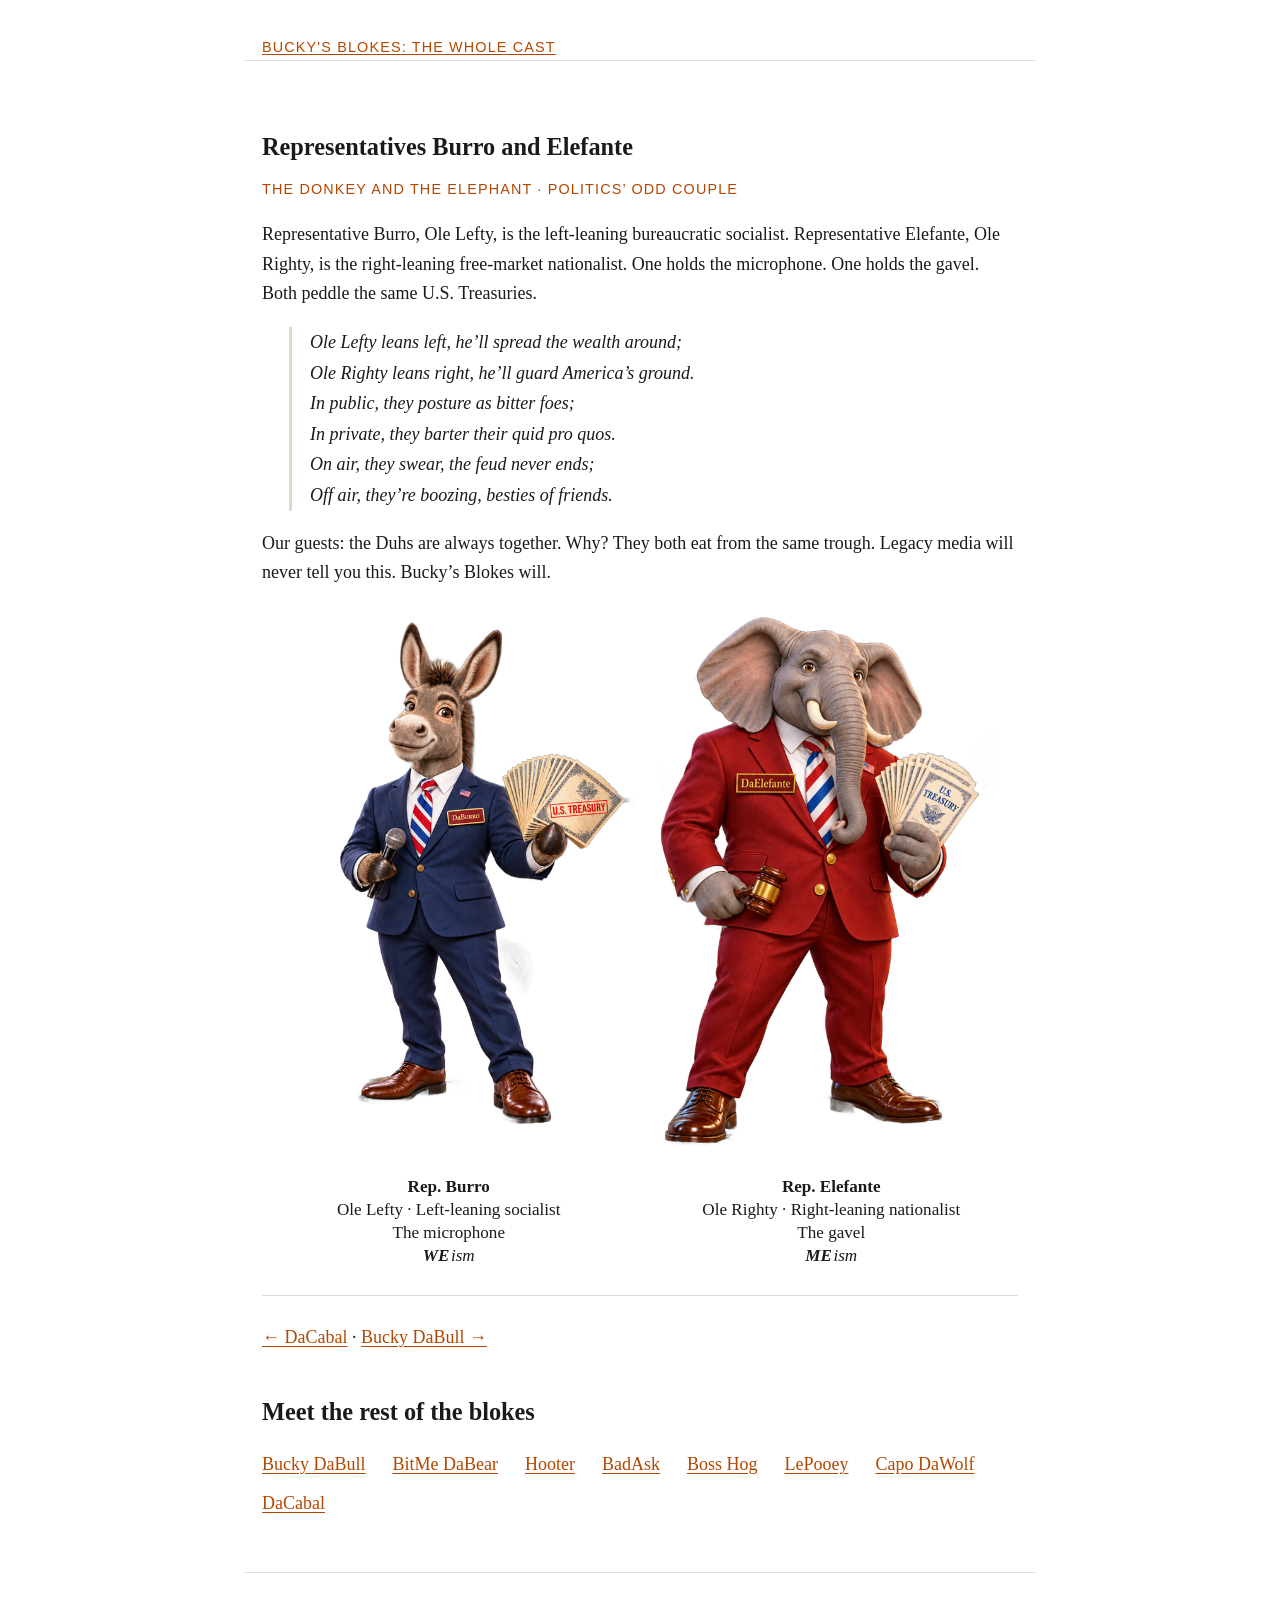
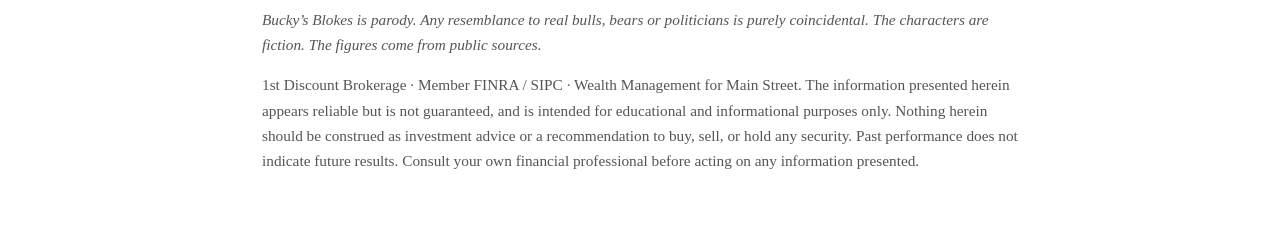
<file: cast/duhburro-duhelefante/index.html>
<!doctype html>
<html lang="en">
<head>
<meta charset="utf-8">
<meta name="viewport" content="width=device-width, initial-scale=1">
<title>Representatives Burro and Elefante: Bucky's Blokes</title>
<meta name="description" content="Meet Representatives Burro and Elefante, one of Bucky's Blokes, the Wall Street cast of characters in William &quot;Chip&quot; Corley's Substack.">
<link rel="stylesheet" href="../../assets/site.css?v=14">
</head>
<body>
<a class="skip" href="#main">Skip to content</a>
<header>
  <p class="kicker"><a href="../">Bucky's Blokes: the whole cast</a></p>
</header>
<main id="main">
    <section class="cabal" id="duhburro-duhelefante" aria-labelledby="duh-h">
      <h2 id="duh-h">Representatives Burro and Elefante</h2>
      <p class="kicker">The Donkey and the Elephant · Politics’ odd couple</p>
      <p>Representative Burro, Ole Lefty, is the left-leaning bureaucratic socialist. Representative Elefante, Ole Righty, is the right-leaning free-market nationalist. One holds the microphone. One holds the gavel. Both peddle the same U.S.&nbsp;Treasuries.</p>
      <p class="verse"><em>Ole Lefty leans left, he’ll spread the wealth around;<br>
      Ole Righty leans right, he’ll guard America’s ground.<br>
      In public, they posture as bitter foes;<br>
      In private, they barter their quid pro quos.<br>
      On air, they swear, the feud never ends;<br>
      Off air, they’re boozing, besties of friends.</em></p>
      <p class="role">Our guests: the Duhs are always together. Why? They both eat from the same trough. Legacy media will never tell you this. Bucky’s Blokes will.</p>
      <img class="crew" src="../../assets/cast/duh-pair.png?v=1" alt="A donkey in a navy suit holding a microphone and an elephant in a red suit holding a gavel, standing side by side on white, each fanning a stack of U.S. Treasury notes." width="1200" height="874">
      <ul class="crew-grid duo">
        <li><b>Rep. Burro</b>Ole Lefty · Left-leaning socialist<br>The microphone<br><i><strong>WE</strong>ism</i></li>
        <li><b>Rep. Elefante</b>Ole Righty · Right-leaning nationalist<br>The gavel<br><i><strong>ME</strong>ism</i></li>
      </ul>
    </section>
  <nav class="cast-nav" aria-label="More of the cast">
    <p><a href="../da-cabal/">&larr; DaCabal</a> · <a href="../bucky-dabull/">Bucky DaBull &rarr;</a></p>
    <h2>Meet the rest of the blokes</h2>
    <ul>
    <li><a href="../bucky-dabull/">Bucky DaBull</a></li>
    <li><a href="../bitme-dabear/">BitMe DaBear</a></li>
    <li><a href="../hooter/">Hooter</a></li>
    <li><a href="../badask/">BadAsk</a></li>
    <li><a href="../boss-hog/">Boss Hog</a></li>
    <li><a href="../lephewy/">LePooey</a></li>
    <li><a href="../capo-dawolf/">Capo DaWolf</a></li>
    <li><a href="../da-cabal/">DaCabal</a></li>
    </ul>
  </nav>
</main>
<footer>
  <p><em>Bucky’s Blokes is parody. Any resemblance to real bulls, bears or politicians is purely coincidental. The characters are fiction. The figures come from public sources.</em></p>
  <p>1st Discount Brokerage · Member FINRA / SIPC · Wealth Management for Main Street. The information presented herein appears reliable but is not guaranteed, and is intended for educational and informational purposes only. Nothing herein should be construed as investment advice or a recommendation to buy, sell, or hold any security. Past performance does not indicate future results. Consult your own financial professional before acting on any information presented.</p>
</footer>
</body>
</html>
</file>
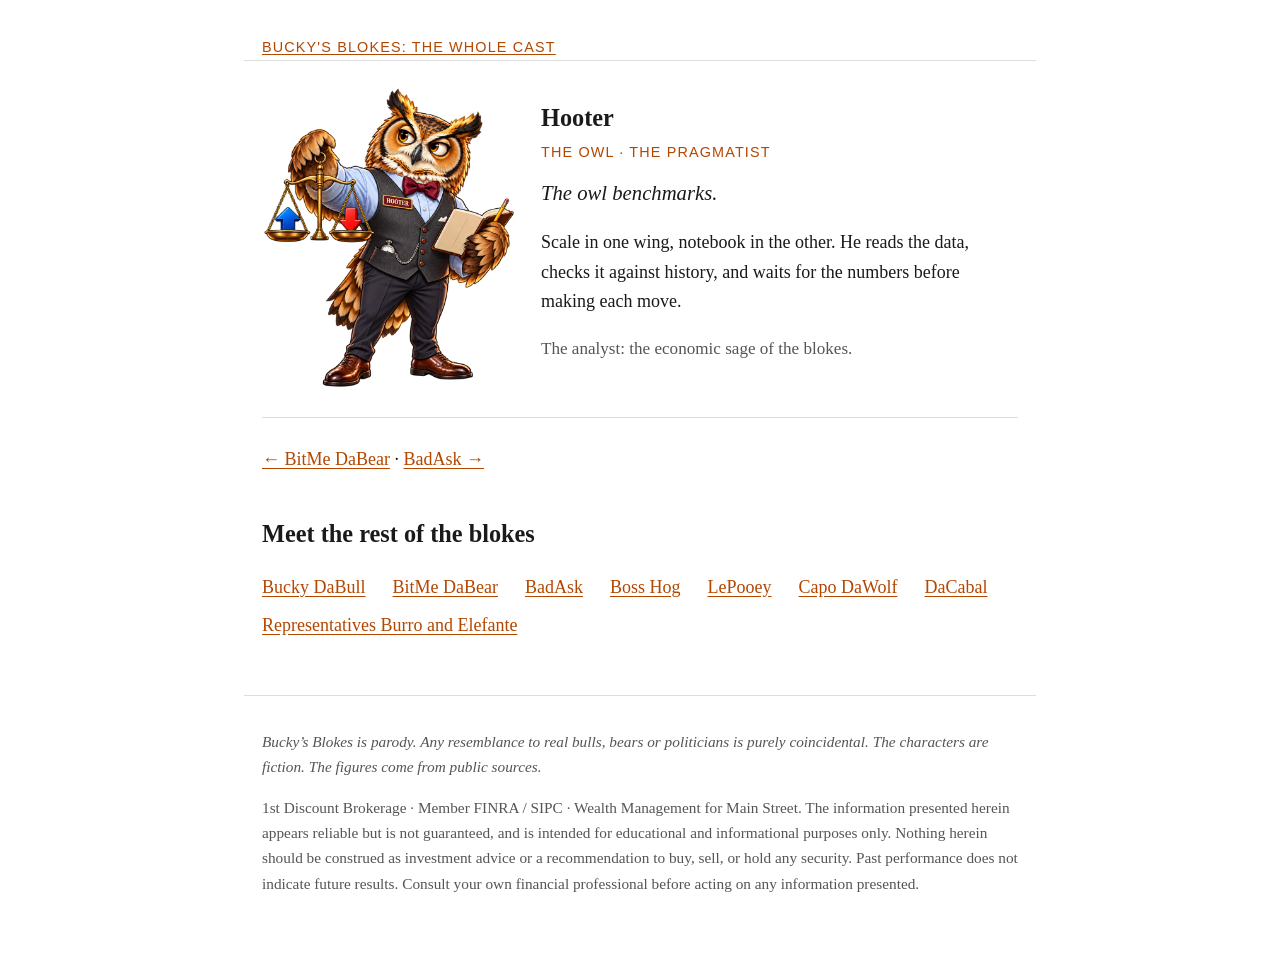
<file: cast/hooter/index.html>
<!doctype html>
<html lang="en">
<head>
<meta charset="utf-8">
<meta name="viewport" content="width=device-width, initial-scale=1">
<title>Hooter: Bucky's Blokes</title>
<meta name="description" content="Meet Hooter, one of Bucky's Blokes, the Wall Street cast of characters in William &quot;Chip&quot; Corley's Substack.">
<link rel="stylesheet" href="../../assets/site.css?v=14">
</head>
<body>
<a class="skip" href="#main">Skip to content</a>
<header>
  <p class="kicker"><a href="../">Bucky's Blokes: the whole cast</a></p>
</header>
<main id="main">
    <article class="bloke" id="hooter">
      <img src="../../assets/cast/hooter.png?v=2" alt="An owl in a bow tie and vest holding a balance scale with an up arrow and a down arrow, and a notebook and pencil, wearing a HOOTER name tag." width="400" height="480">
      <div class="bloke-text">
        <h2>Hooter</h2>
        <p class="kicker">The Owl · The pragmatist</p>
        <p class="verb">The owl benchmarks.</p>
        <p>Scale in one wing, notebook in the other. He reads the data, checks it against history, and waits for the numbers before making each move.</p>
        <p class="role">The analyst: the economic sage of the blokes.</p>
      </div>
    </article>
  <nav class="cast-nav" aria-label="More of the cast">
    <p><a href="../bitme-dabear/">&larr; BitMe DaBear</a> · <a href="../badask/">BadAsk &rarr;</a></p>
    <h2>Meet the rest of the blokes</h2>
    <ul>
    <li><a href="../bucky-dabull/">Bucky DaBull</a></li>
    <li><a href="../bitme-dabear/">BitMe DaBear</a></li>
    <li><a href="../badask/">BadAsk</a></li>
    <li><a href="../boss-hog/">Boss Hog</a></li>
    <li><a href="../lephewy/">LePooey</a></li>
    <li><a href="../capo-dawolf/">Capo DaWolf</a></li>
    <li><a href="../da-cabal/">DaCabal</a></li>
    <li><a href="../duhburro-duhelefante/">Representatives Burro and Elefante</a></li>
    </ul>
  </nav>
</main>
<footer>
  <p><em>Bucky’s Blokes is parody. Any resemblance to real bulls, bears or politicians is purely coincidental. The characters are fiction. The figures come from public sources.</em></p>
  <p>1st Discount Brokerage · Member FINRA / SIPC · Wealth Management for Main Street. The information presented herein appears reliable but is not guaranteed, and is intended for educational and informational purposes only. Nothing herein should be construed as investment advice or a recommendation to buy, sell, or hold any security. Past performance does not indicate future results. Consult your own financial professional before acting on any information presented.</p>
</footer>
</body>
</html>
</file>
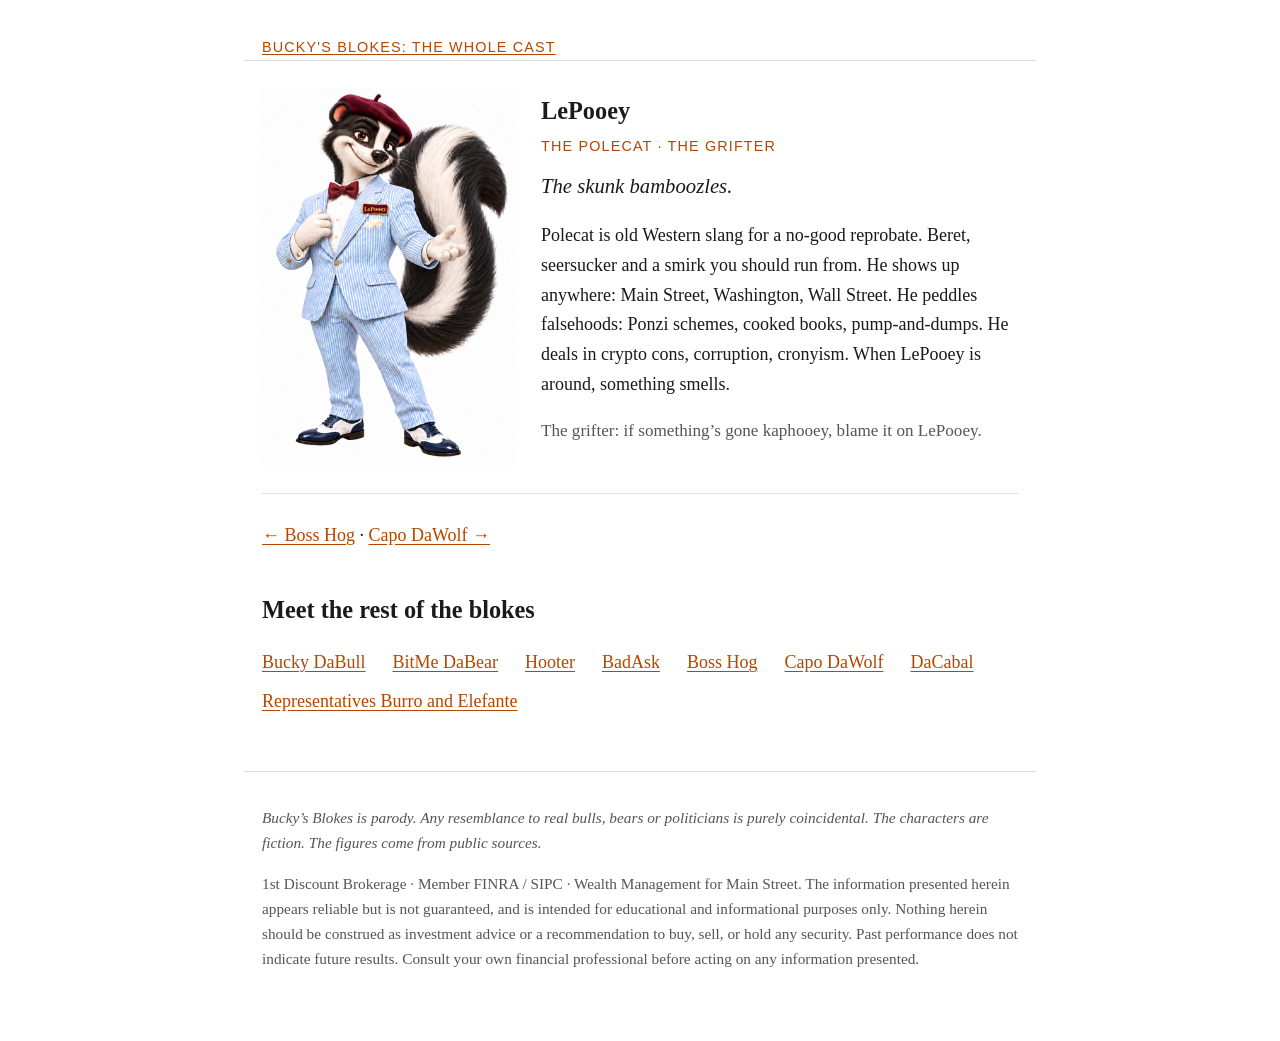
<file: cast/lephewy/index.html>
<!doctype html>
<html lang="en">
<head>
<meta charset="utf-8">
<meta name="viewport" content="width=device-width, initial-scale=1">
<title>LePooey: Bucky's Blokes</title>
<meta name="description" content="Meet LePooey, one of Bucky's Blokes, the Wall Street cast of characters in William &quot;Chip&quot; Corley's Substack.">
<link rel="stylesheet" href="../../assets/site.css?v=14">
</head>
<body>
<a class="skip" href="#main">Skip to content</a>
<header>
  <p class="kicker"><a href="../">Bucky's Blokes: the whole cast</a></p>
</header>
<main id="main">
    <article class="bloke" id="lephewy">
      <img src="../../assets/cast/lephewy.png?v=3" alt="A smiling skunk in a red beret, a light blue seersucker suit and a red bow tie, one paw on his lapel and the other held out, wearing a LePooey name tag." width="400" height="600">
      <div class="bloke-text">
        <h2>LePooey</h2>
        <p class="kicker">The Polecat · The grifter</p>
        <p class="verb">The skunk bamboozles.</p>
        <p>Polecat is old Western slang for a no-good reprobate. Beret, seersucker and a smirk you should run from. He shows up anywhere: Main Street, Washington, Wall Street. He peddles falsehoods: Ponzi schemes, cooked books, pump-and-dumps. He deals in crypto cons, corruption, cronyism. When LePooey is around, something smells.</p>
        <p class="role">The grifter: if something’s gone kaphooey, blame it on LePooey.</p>
      </div>
    </article>
  <nav class="cast-nav" aria-label="More of the cast">
    <p><a href="../boss-hog/">&larr; Boss Hog</a> · <a href="../capo-dawolf/">Capo DaWolf &rarr;</a></p>
    <h2>Meet the rest of the blokes</h2>
    <ul>
    <li><a href="../bucky-dabull/">Bucky DaBull</a></li>
    <li><a href="../bitme-dabear/">BitMe DaBear</a></li>
    <li><a href="../hooter/">Hooter</a></li>
    <li><a href="../badask/">BadAsk</a></li>
    <li><a href="../boss-hog/">Boss Hog</a></li>
    <li><a href="../capo-dawolf/">Capo DaWolf</a></li>
    <li><a href="../da-cabal/">DaCabal</a></li>
    <li><a href="../duhburro-duhelefante/">Representatives Burro and Elefante</a></li>
    </ul>
  </nav>
</main>
<footer>
  <p><em>Bucky’s Blokes is parody. Any resemblance to real bulls, bears or politicians is purely coincidental. The characters are fiction. The figures come from public sources.</em></p>
  <p>1st Discount Brokerage · Member FINRA / SIPC · Wealth Management for Main Street. The information presented herein appears reliable but is not guaranteed, and is intended for educational and informational purposes only. Nothing herein should be construed as investment advice or a recommendation to buy, sell, or hold any security. Past performance does not indicate future results. Consult your own financial professional before acting on any information presented.</p>
</footer>
</body>
</html>
</file>
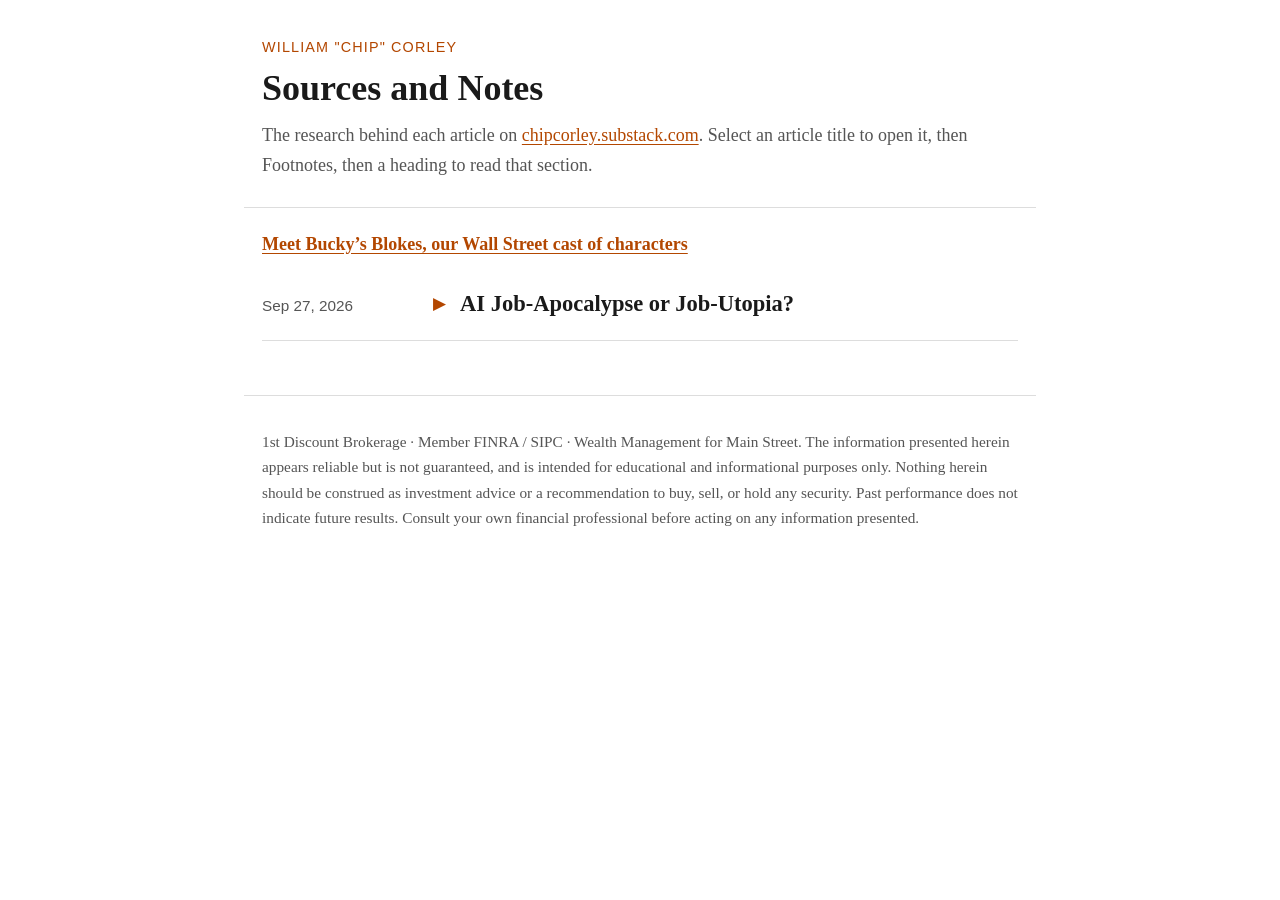
<file: sources/ai-jobocalypse-or-jobtopia/index.html>
<!doctype html>
<html lang="en">
<head>
<meta charset="utf-8">
<meta name="viewport" content="width=device-width, initial-scale=1">
<title>Sources: AI Jobocalypse or Jobtopia</title>
<meta http-equiv="refresh" content="0; url=../../#ai-jobocalypse-or-jobtopia">
<link rel="canonical" href="https://grandpi224.github.io/SUBSTACK/#ai-jobocalypse-or-jobtopia">
<script>location.replace('../../#ai-jobocalypse-or-jobtopia');</script>
</head>
<body>
<p>Opening the sources for <a href="../../#ai-jobocalypse-or-jobtopia">AI Jobocalypse or Jobtopia</a>.</p>
</body>
</html>
</file>
<file: assets/site.css>
:root {
  --bg: #ffffff;
  --text: #1a1a1a;
  --muted: #555555;
  --accent: #b34700;
  --rule: #dddddd;
  --card: #f7f5f2;
}
@media (prefers-color-scheme: dark) {
  :root {
    --bg: #121212;
    --text: #f2f2f2;
    --muted: #b8b8b8;
    --accent: #ff9a4d;
    --rule: #333333;
    --card: #1c1c1c;
  }
}
* { box-sizing: border-box; }
html { font-size: 112.5%; }
body {
  margin: 0;
  background: var(--bg);
  color: var(--text);
  font-family: Georgia, "Times New Roman", serif;
  line-height: 1.65;
}
.skip {
  position: absolute; left: -9999px; top: 0;
  background: var(--accent); color: var(--bg); padding: 0.5rem 1rem;
}
.skip:focus { left: 1rem; }
header, main, footer { max-width: 44rem; margin: 0 auto; padding: 0 1rem; }
header { padding-top: 2rem; border-bottom: 1px solid var(--rule); }
.kicker {
  font-family: Arial, Helvetica, sans-serif; font-size: 0.8rem;
  letter-spacing: 0.08em; text-transform: uppercase; color: var(--accent); margin: 0;
}
h1 { font-size: 2rem; line-height: 1.2; margin: 0.4rem 0 0.6rem; }
h2 { font-size: 1.35rem; margin: 2.2rem 0 0.6rem; }
.lead { color: var(--muted); margin: 0 0 1.5rem; }
a { color: var(--accent); text-underline-offset: 0.15em; }
a:focus-visible { outline: 3px solid var(--accent); outline-offset: 2px; }
.note { background: var(--card); border-left: 4px solid var(--accent); padding: 0.8rem 1rem; margin: 1rem 0; }
.note p { margin: 0; }
ul.articles { list-style: none; padding: 0; }
ul.articles li { padding: 0.9rem 0; border-bottom: 1px solid var(--rule); }
ul.articles .date { display: block; color: var(--muted); font-size: 0.9rem; }
footer { margin-top: 3rem; padding-top: 1rem; padding-bottom: 3rem; border-top: 1px solid var(--rule); color: var(--muted); font-size: 0.85rem; }

/* Collapsible articles and sections */
.visually-hidden { position: absolute; width: 1px; height: 1px; overflow: hidden; clip: rect(0 0 0 0); white-space: nowrap; }
details.article { border-bottom: 1px solid var(--rule); }
details.article > summary {
  display: grid; grid-template-columns: 8.5rem 1fr; gap: 1rem; align-items: baseline;
  padding: 1rem 0; cursor: pointer; list-style: none; font-size: 1.25rem; font-weight: bold;
}
details.article > summary::-webkit-details-marker, details.section > summary::-webkit-details-marker { display: none; }
details.article > summary .date {
  font-family: Arial, Helvetica, sans-serif; font-size: 0.85rem; font-weight: normal; color: var(--muted);
}
details.article > summary .title::before, details.section > summary h3::before {
  content: "\25B8"; display: inline-block; width: 1.2em; color: var(--accent);
}
details[open].article > summary .title::before, details[open].section > summary h3::before { content: "\25BE"; }
.article-body { padding: 0 0 1rem 9.5rem; }
details.section > summary { cursor: pointer; list-style: none; }
details.section > summary h3 { display: inline; font-size: 1.1rem; margin: 0; }
details.section { padding: 0.5rem 0; }
.section-body { padding: 0.3rem 0 0.6rem 1.2em; }
summary:focus-visible { outline: 3px solid var(--accent); outline-offset: 3px; }
@media (max-width: 36rem) {
  details.article > summary { grid-template-columns: 1fr; gap: 0.2rem; }
  .article-body { padding-left: 0; }
}

/* Footnotes group under each article title */
details.group > summary { cursor: pointer; list-style: none; padding: 0.4rem 0; }
details.group > summary::-webkit-details-marker { display: none; }
details.group > summary h3 { display: inline; font-size: 1.15rem; margin: 0; }
details.group > summary h3::before { content: "\25B8"; display: inline-block; width: 1.2em; color: var(--accent); }
details[open].group > summary h3::before { content: "\25BE"; }
.group-body { padding-left: 1.2em; }
details.section > summary h4 { display: inline; font-size: 1.05rem; margin: 0; }
details.section > summary h4::before { content: "\25B8"; display: inline-block; width: 1.2em; color: var(--accent); }
details[open].section > summary h4::before { content: "\25BE"; }

/* Bucky's Blokes cast page */
.cast-link { margin: 1.2rem 0 0.4rem; font-weight: bold; }
article.bloke { display: grid; grid-template-columns: 14rem 1fr; gap: 1.5rem; align-items: center; padding: 1.5rem 0; border-bottom: 1px solid var(--rule); }
article.bloke img { width: 100%; height: auto; }
article.bloke h2 { margin: 0 0 0.2rem; }
article.bloke .kicker { margin-bottom: 0.6rem; }
article.bloke .verb { font-style: italic; font-size: 1.15rem; margin: 0 0 0.5rem; }
article.bloke .role { color: var(--muted); font-size: 0.95rem; }
@media (max-width: 36rem) { article.bloke { grid-template-columns: 1fr; } article.bloke img { max-width: 16rem; } }
section.cabal { padding: 1.5rem 0; border-bottom: 1px solid var(--rule); }
section.cabal img.crew { width: 100%; height: auto; border-radius: 6px; }
ul.crew-grid { list-style: none; padding: 0; margin: 1rem 0 0; display: grid; grid-template-columns: repeat(4, 1fr); gap: 1rem; }
ul.crew-grid li { text-align: center; }
ul.crew-grid img { width: 100%; height: auto; display: block; }
ul.crew-grid b { display: block; }
@media (max-width: 36rem) { ul.crew-grid { grid-template-columns: repeat(2, 1fr); } }
p.traitor { text-align: center; margin-top: 1rem; }
ul.crew-grid.six, ul.crew-grid { grid-template-columns: repeat(6, 1fr); gap: 0.5rem; margin-top: 0.5rem; }
ul.crew-grid li { font-size: 0.95rem; line-height: 1.35; }
@media (max-width: 36rem) { ul.crew-grid { grid-template-columns: repeat(3, 1fr); } }
ul.crew-grid i { white-space: nowrap; }
ul.crew-grid.duo { grid-template-columns: repeat(2, 1fr); }

.verse{margin:1em 0 1em 1.5em;padding-left:1em;border-left:3px solid #e2d6c8;line-height:1.7}
ul.crew-grid i strong { margin-right: 1.5px; }
.cast-nav { margin-top: 1.5rem; }
.cast-nav ul { list-style: none; padding: 0; display: flex; flex-wrap: wrap; gap: 0.5rem 1.5rem; }
</file>
